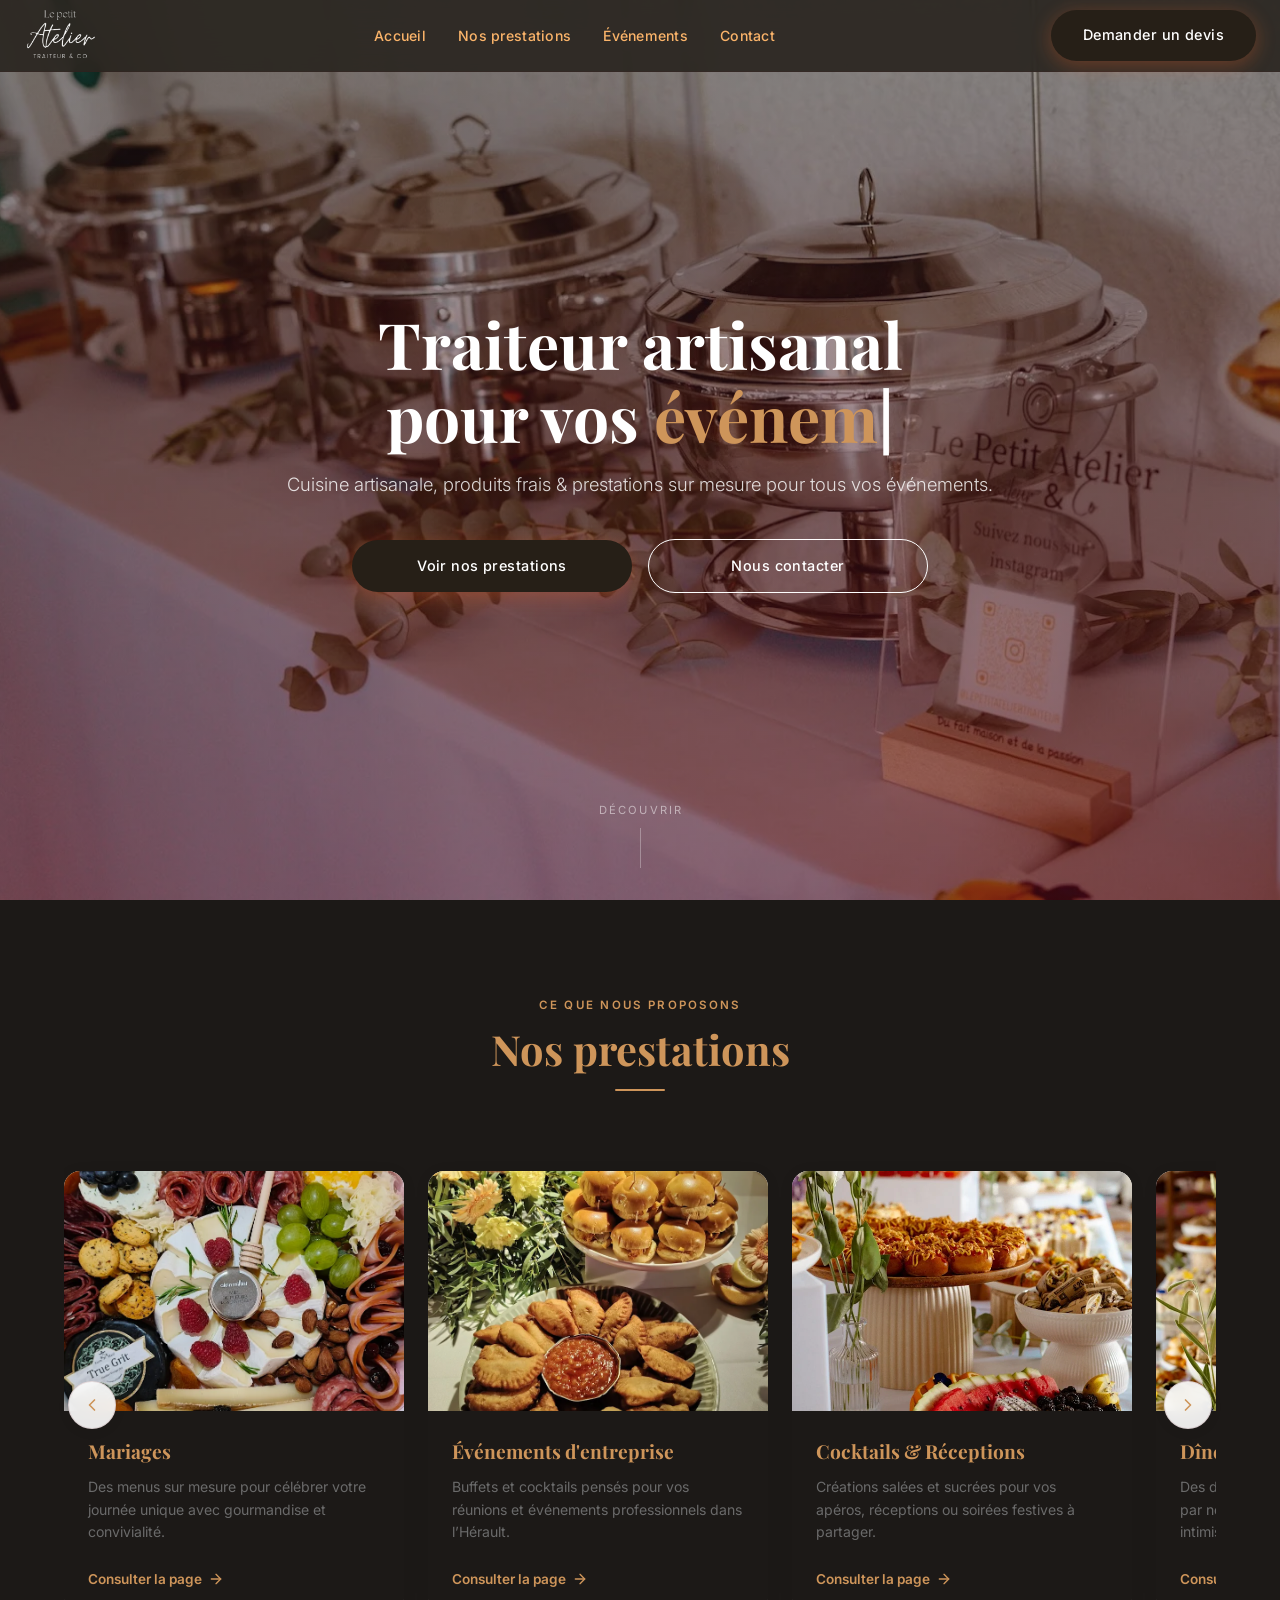
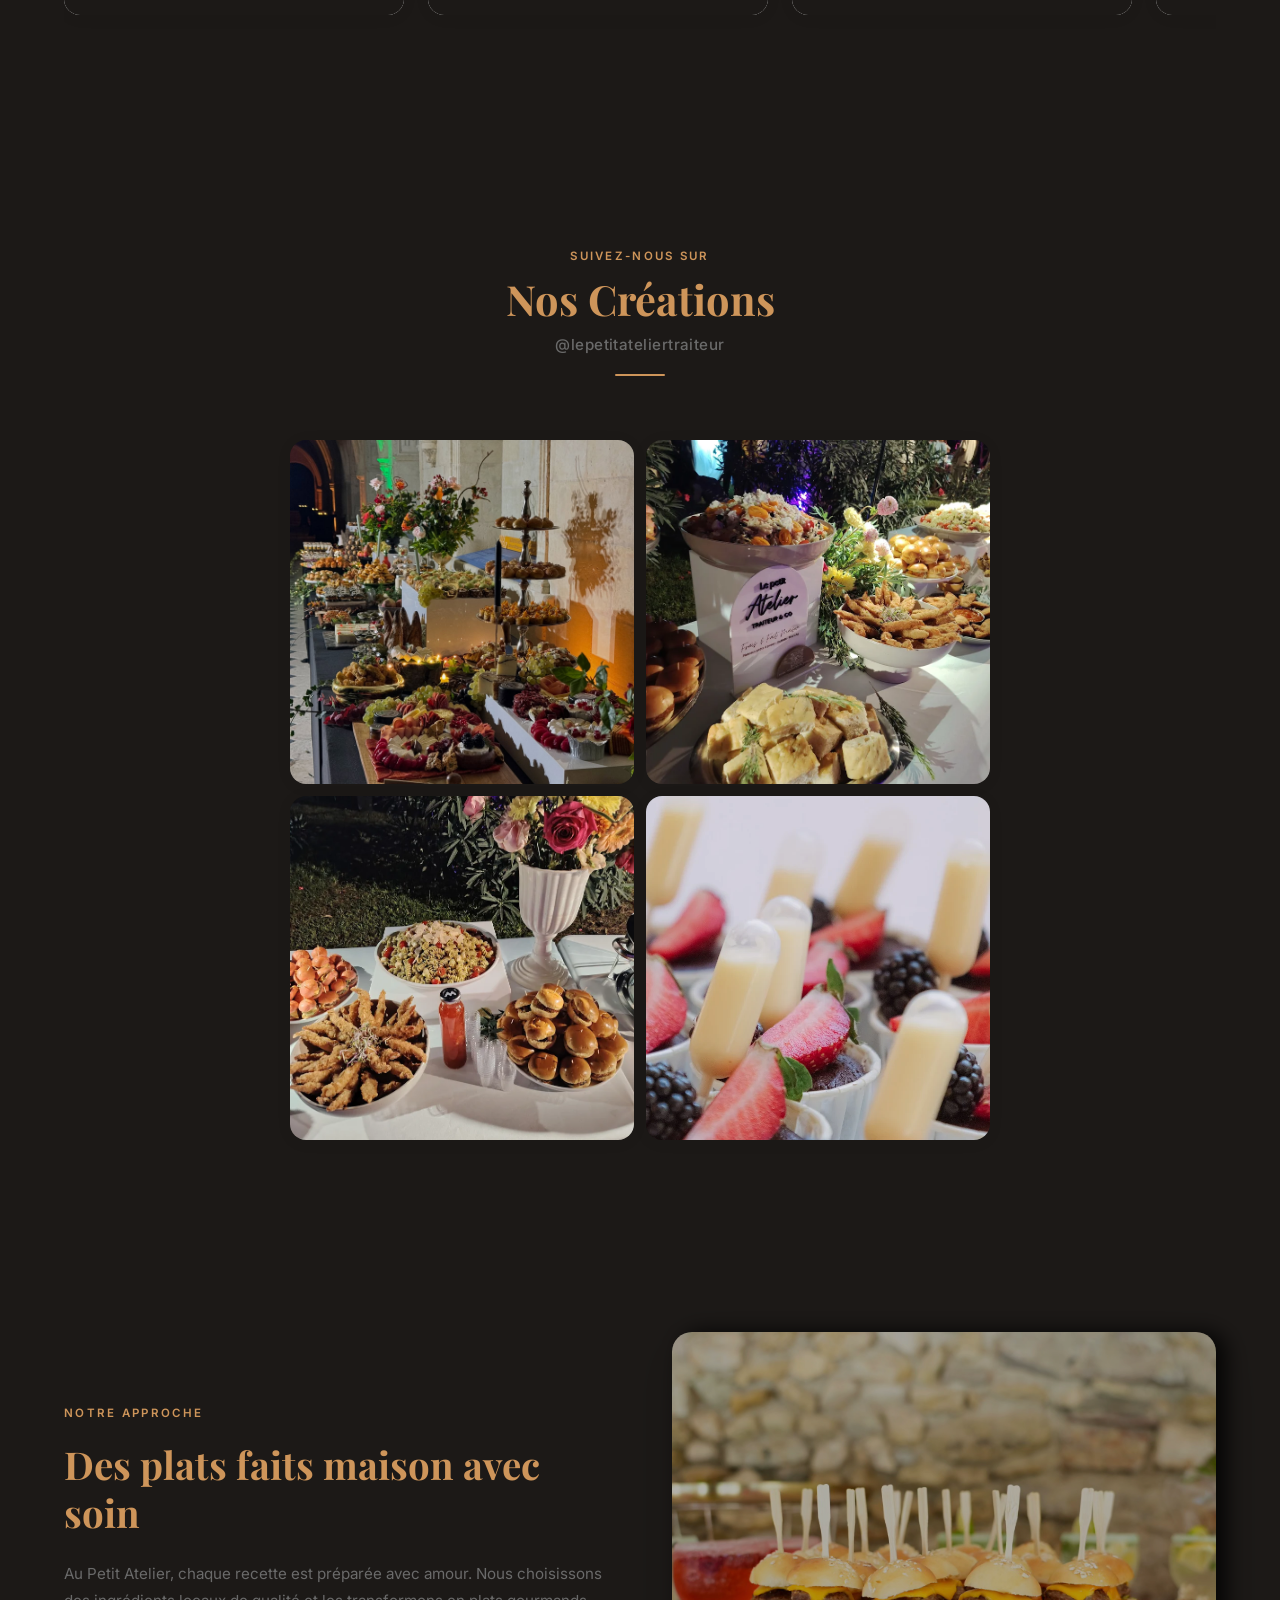
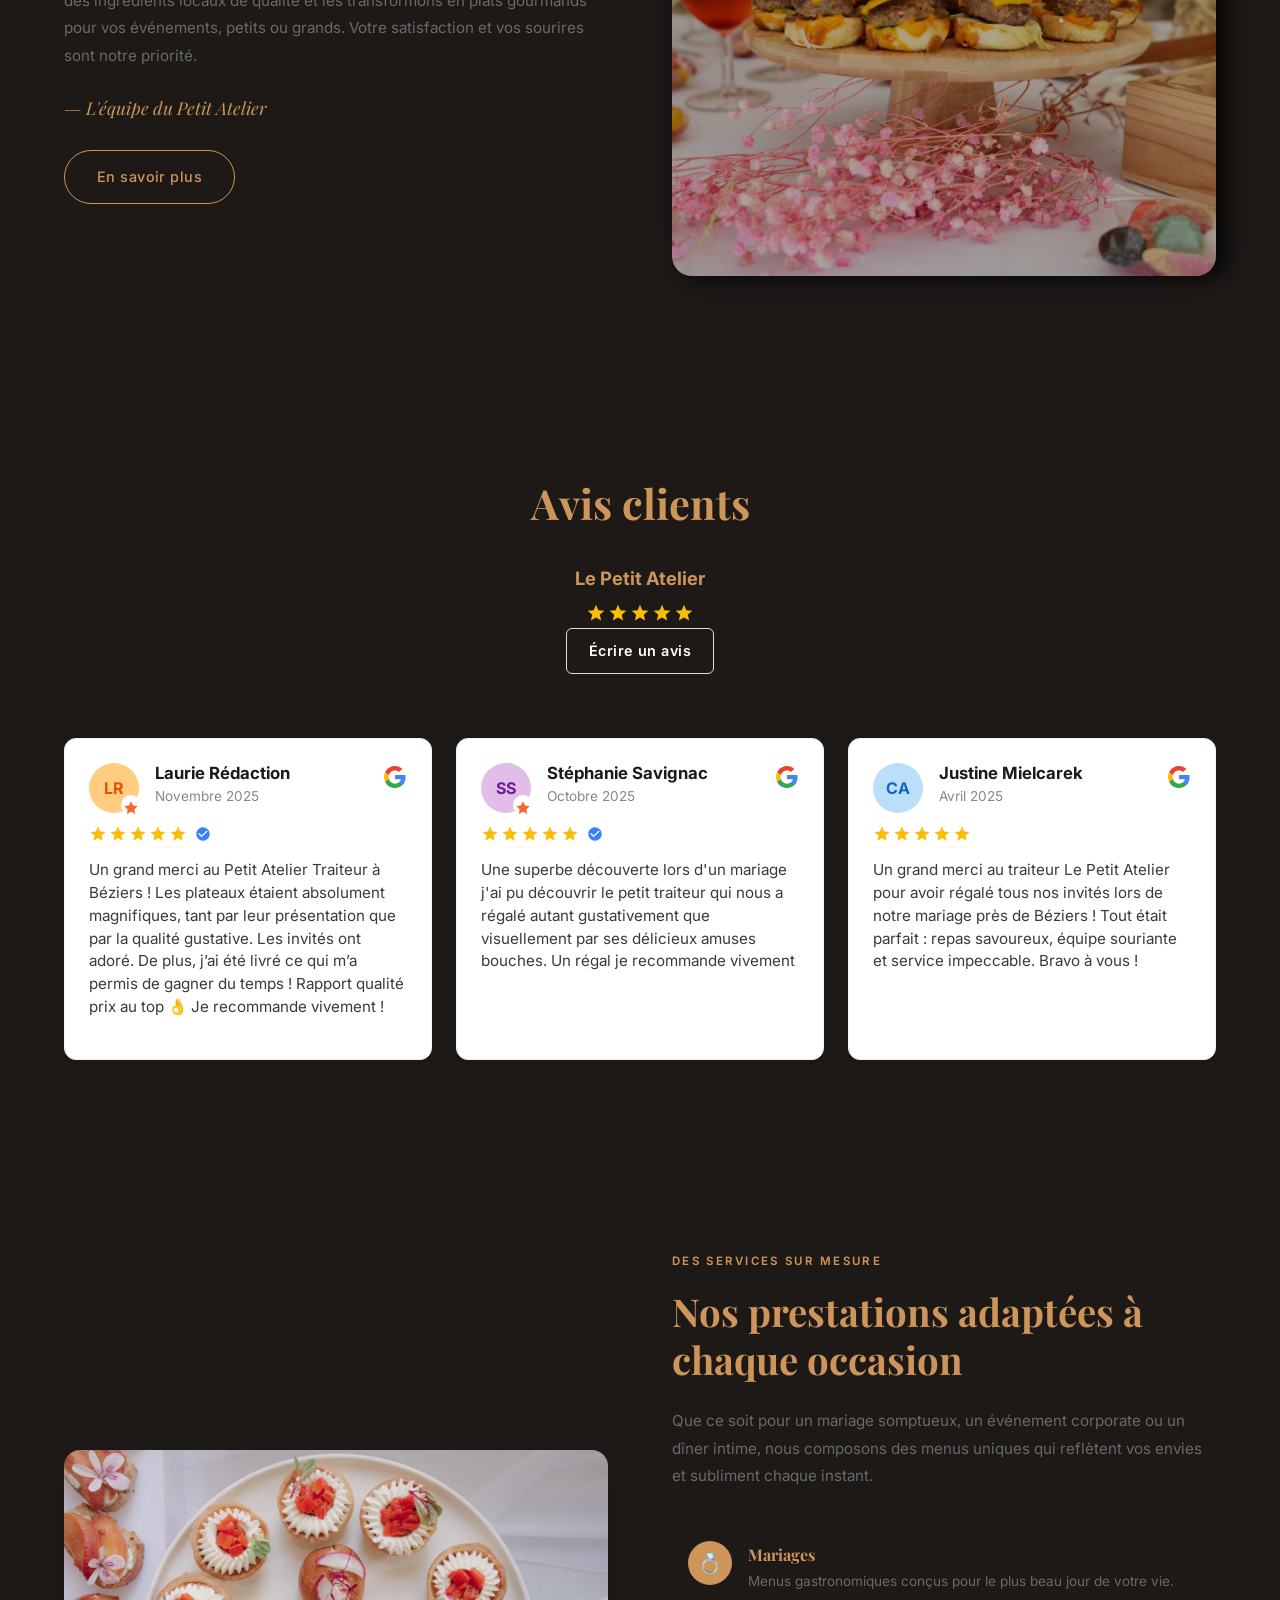
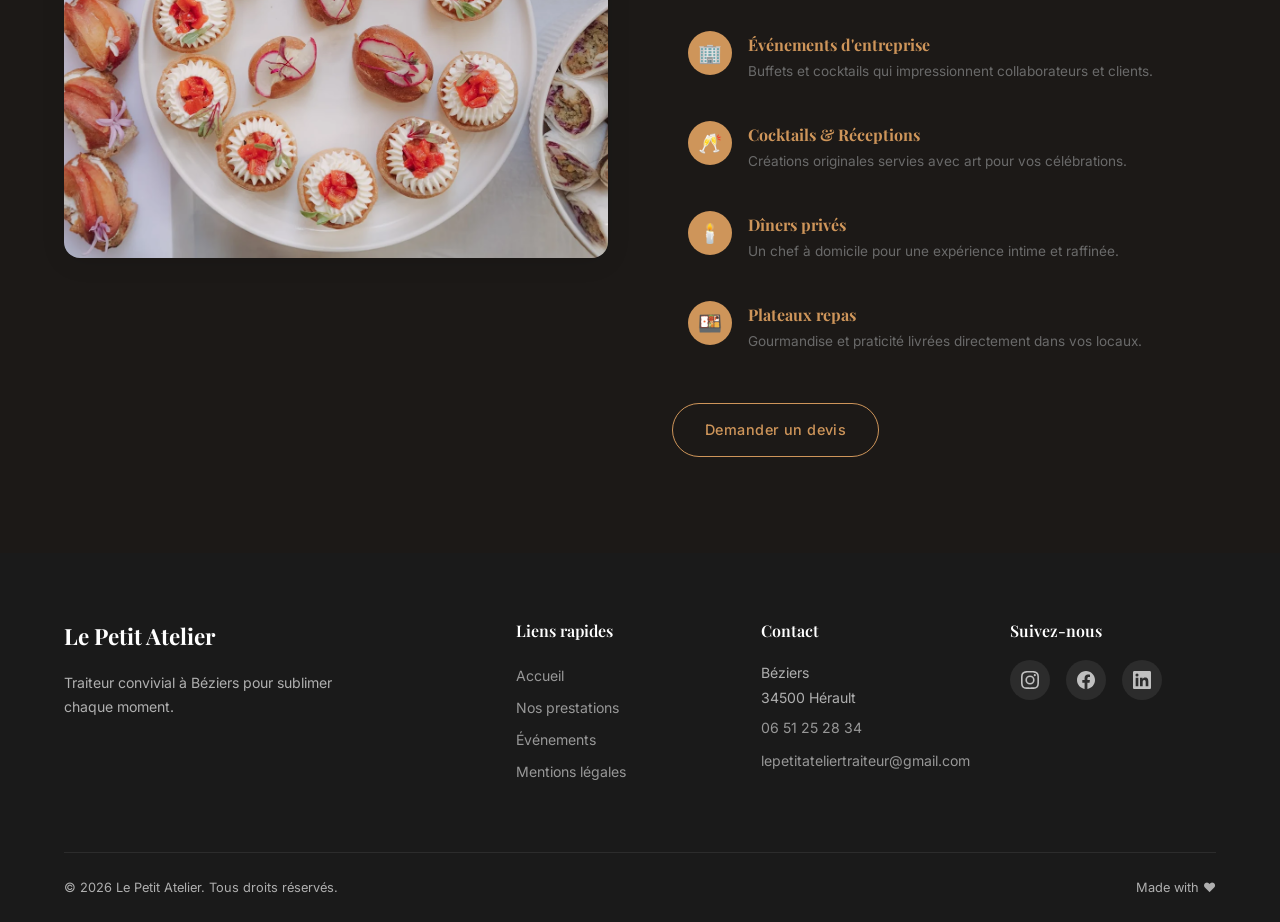
<file: index.html>
<!DOCTYPE html>
<html lang="fr">

<head>
  <meta charset="UTF-8">
  <meta name="viewport" content="width=device-width, initial-scale=1.0">

  <!-- SEO -->
  <title>Le Petit Atelier — Traiteur à Béziers</title>
<meta name="description"
  content="Le Petit Atelier, traiteur à Béziers. Événements, plateaux repas, buffets et créations artisanales pour particuliers et professionnels.">
  <meta name="theme-color" content="#600e1a">

  <!-- Google Fonts -->
  <link rel="preconnect" href="https://fonts.googleapis.com">
  <link rel="preconnect" href="https://fonts.gstatic.com" crossorigin>
  <link
    href="https://fonts.googleapis.com/css2?family=Inter:wght@300;400;500;600;700&family=Playfair+Display:ital,wght@0,400;0,600;0,700;1,400&display=swap"
    rel="stylesheet">

  <!-- Stylesheet -->
  <link rel="stylesheet" href="styles.css">
</head>

<body data-page="index">

  <!-- ═══════════════════════════════════════════════════════
       NAVBAR
       ═══════════════════════════════════════════════════════ -->
  <nav class="navbar" id="navbar">
    <div class="navbar__inner">

      <!-- Logo -->
       <a href="#" class="navbar__logo">
        <img src="assets/images/logo.png" alt="Le petit atelier" class="logo">        
       </a>
        

      <!-- Desktop Links -->
      <ul class="navbar__links">
        <li><a href="#" data-i18n="nav_accueil">Accueil</a></li>
        <li><a href="#prestations" data-i18n="nav_prestations">Nos prestations</a></li>
        <li><a href="#" data-i18n="nav_evenements">Événements</a></li>
        <li><a href="contact.html" data-i18n="nav_contact">Contact</a></li>
      </ul>

      <!-- Right side: lang toggle + CTA -->
      <div class="navbar__right">

        <!-- CTA (desktop only) -->
        <a href="#" class="btn btn--primary navbar__cta" data-i18n="nav_cta">Demander un devis</a>

        <!-- Hamburger (mobile) -->
        <button class="hamburger" id="hamburger" aria-label="Menu">
          <span></span>
          <span></span>
          <span></span>
        </button>
      </div>
    </div>
  </nav>

  <!-- Mobile menu overlay -->
  <div class="mobile-menu" id="mobileMenu">

    <a href="#" data-i18n="nav_accueil">Accueil</a>
    <a href="#prestations" data-i18n="nav_prestations">Nos prestations</a>
    <a href="#" data-i18n="nav_evenements">Événements</a>
    <a href="contact.html" data-i18n="nav_contact">Contact</a>
    <a href="contact.html" class="btn btn--primary" data-i18n="nav_cta">Demander un devis</a>
  </div>


  <!-- ═══════════════════════════════════════════════════════
       HERO SECTION
       ═══════════════════════════════════════════════════════ -->
  <section class="hero" id="hero">
    <!-- Background image -->
    <div class="hero__bg">
      <img src="assets/images/hero.png" alt="Gastronomie haut de gamme" loading="eager">
    </div>

    <!-- Overlay -->
    <div class="hero__overlay"></div>

    <!-- Content -->
    <div class="hero__content">
      <h1 class="hero__title">
        <span data-i18n="hero_title_prefix">Traiteur artisanal<br>pour vos</span>
        <span class="typewriter"></span>
      </h1>

      <p class="hero__subtitle" data-i18n="hero_subtitle">
        Cuisine artisanale, produits frais & prestations sur mesure pour tous vos événements.
      </p>

      <div class="hero__buttons">
        <a href="#prestations" class="btn btn--primary" data-i18n="hero_btn1">Voir nos prestations</a>
        <a href="#" class="btn btn--outline" data-i18n="hero_btn2">Nous contacter</a>
      </div>
    </div>

    <!-- Scroll indicator -->
    <div class="hero__scroll">
      <span data-i18n="hero_scroll">Découvrir</span>
      <div class="hero__scroll-line"></div>
    </div>
  </section>


  <!-- ═══════════════════════════════════════════════════════
       PRESTATIONS — CARROUSEL
       ═══════════════════════════════════════════════════════ -->
  <section class="prestations" id="prestations">
    <div class="container">

      <div class="section-header reveal">
        <span class="section-header__label" data-i18n="prest_label">Ce que nous proposons</span>
        <h2 class="section-header__title" data-i18n="prest_title">Nos prestations</h2>
        <div class="section-header__line"></div>
      </div>

      <div class="carousel reveal">

        <!-- Navigation arrows (desktop) -->
        <button class="carousel__arrow carousel__arrow--left" id="carouselPrev" aria-label="Précédent">
          <svg viewBox="0 0 24 24" fill="none" stroke="currentColor" stroke-width="2" stroke-linecap="round"
            stroke-linejoin="round">
            <path d="m15 18-6-6 6-6" />
          </svg>
        </button>
        <button class="carousel__arrow carousel__arrow--right" id="carouselNext" aria-label="Suivant">
          <svg viewBox="0 0 24 24" fill="none" stroke="currentColor" stroke-width="2" stroke-linecap="round"
            stroke-linejoin="round">
            <path d="m9 18 6-6-6-6" />
          </svg>
        </button>

        <div class="carousel__track">

<!-- Card 1: Mariages -->
<article class="card">
  <div class="card__image">
    <img src="assets/images/card-mariages.png" alt="Traiteur mariage à Béziers" loading="lazy">
  </div>
  <div class="card__body">
    <h3 class="card__title" data-i18n="card1_title">Mariages</h3>
    <p class="card__text" data-i18n="card1_text">
      Des menus sur mesure pour célébrer votre journée unique avec gourmandise et convivialité.
    </p>
    <a href="#" class="card__link" data-i18n="card_btn">
      Consulter la page
      <svg viewBox="0 0 24 24" fill="none" stroke="currentColor" stroke-width="2" stroke-linecap="round"
        stroke-linejoin="round">
        <path d="M5 12h14" />
        <path d="m12 5 7 7-7 7" />
      </svg>
    </a>
  </div>
</article>

<!-- Card 2: Événements d'entreprise -->
<article class="card">
  <div class="card__image">
    <img src="assets/images/card-entreprise.png" alt="Événements pro à Béziers" loading="lazy">
  </div>
  <div class="card__body">
    <h3 class="card__title" data-i18n="card2_title">Événements d'entreprise</h3>
    <p class="card__text" data-i18n="card2_text">
      Buffets et cocktails pensés pour vos réunions et événements professionnels dans l’Hérault.
    </p>
    <a href="#" class="card__link" data-i18n="card_btn">
      Consulter la page
      <svg viewBox="0 0 24 24" fill="none" stroke="currentColor" stroke-width="2" stroke-linecap="round"
        stroke-linejoin="round">
        <path d="M5 12h14" />
        <path d="m12 5 7 7-7 7" />
      </svg>
    </a>
  </div>
</article>

<!-- Card 3: Cocktails & Réceptions -->
<article class="card">
  <div class="card__image">
    <img src="assets/images/card-cocktails.png" alt="Cocktails et réceptions Béziers" loading="lazy">
  </div>
  <div class="card__body">
    <h3 class="card__title" data-i18n="card3_title">Cocktails & Réceptions</h3>
    <p class="card__text" data-i18n="card3_text">
      Créations salées et sucrées pour vos apéros, réceptions ou soirées festives à partager.
    </p>
    <a href="#" class="card__link" data-i18n="card_btn">
      Consulter la page
      <svg viewBox="0 0 24 24" fill="none" stroke="currentColor" stroke-width="2" stroke-linecap="round"
        stroke-linejoin="round">
        <path d="M5 12h14" />
        <path d="m12 5 7 7-7 7" />
      </svg>
    </a>
  </div>
</article>

<!-- Card 4: Dîners privés -->
<article class="card">
  <div class="card__image">
    <img src="assets/images/card-diners.png" alt="Dîners privés Béziers" loading="lazy">
  </div>
  <div class="card__body">
    <h3 class="card__title" data-i18n="card4_title">Dîners privés</h3>
    <p class="card__text" data-i18n="card4_text">
      Des dîners sur mesure chez vous, préparés par nos chefs pour un moment gourmand et intimiste.
    </p>
    <a href="#" class="card__link" data-i18n="card_btn">
      Consulter la page
      <svg viewBox="0 0 24 24" fill="none" stroke="currentColor" stroke-width="2" stroke-linecap="round"
        stroke-linejoin="round">
        <path d="M5 12h14" />
        <path d="m12 5 7 7-7 7" />
      </svg>
    </a>
  </div>
</article>

<!-- Card 5: Plateaux repas -->
<article class="card">
  <div class="card__image">
    <img src="assets/images/card-plateaux.png" alt="Plateaux repas Béziers" loading="lazy">
  </div>
  <div class="card__body">
    <h3 class="card__title" data-i18n="card5_title">Plateaux repas</h3>
    <p class="card__text" data-i18n="card5_text">
      Plateaux gourmands livrés directement dans vos locaux, pratiques et savoureux pour tous vos repas.
    </p>
    <a href="#" class="card__link" data-i18n="card_btn">
      Consulter la page
      <svg viewBox="0 0 24 24" fill="none" stroke="currentColor" stroke-width="2" stroke-linecap="round"
        stroke-linejoin="round">
        <path d="M5 12h14" />
        <path d="m12 5 7 7-7 7" />
      </svg>
    </a>
  </div>
</article>

        </div><!-- /.carousel__track -->
      </div><!-- /.carousel -->

    </div>
  </section>


  <!-- ═══════════════════════════════════════════════════════
       GALERIE PRODUITS — Style Instagram
       ═══════════════════════════════════════════════════════ -->
  <section class="gallery" id="gallery">
    <div class="container">

      <div class="section-header reveal">
        <span class="section-header__label" data-i18n="gallery_label">Suivez-nous sur</span>
        <h2 class="section-header__title" data-i18n="gallery_title">Nos <span class="highlight">Créations</span></h2>
        <p class="gallery__handle" data-i18n="gallery_handle">@lepetitateliertraiteur</p>
        <div class="section-header__line"></div>
      </div>

      <div class="gallery__grid reveal">

        <div class="gallery__item">
          <img src="assets/images/gallery-1.png" alt="Création gastronomique — entrée raffinée" loading="lazy">
          <div class="gallery__overlay">
            <svg class="gallery__icon" viewBox="0 0 24 24" fill="none" stroke="currentColor" stroke-width="2"
              stroke-linecap="round" stroke-linejoin="round">
              <path d="M21 15v4a2 2 0 0 1-2 2H5a2 2 0 0 1-2-2v-4" />
              <polyline points="17 8 12 3 7 8" />
              <line x1="12" y1="3" x2="12" y2="15" />
            </svg>
          </div>
        </div>

        <div class="gallery__item">
          <img src="assets/images/gallery-2.png" alt="Buffet traiteur haut de gamme" loading="lazy">
          <div class="gallery__overlay">
            <svg class="gallery__icon" viewBox="0 0 24 24" fill="none" stroke="currentColor" stroke-width="2"
              stroke-linecap="round" stroke-linejoin="round">
              <path d="M21 15v4a2 2 0 0 1-2 2H5a2 2 0 0 1-2-2v-4" />
              <polyline points="17 8 12 3 7 8" />
              <line x1="12" y1="3" x2="12" y2="15" />
            </svg>
          </div>
        </div>

        <div class="gallery__item">
          <img src="assets/images/gallery-3.png" alt="Pâtisserie artisanale d'exception" loading="lazy">
          <div class="gallery__overlay">
            <svg class="gallery__icon" viewBox="0 0 24 24" fill="none" stroke="currentColor" stroke-width="2"
              stroke-linecap="round" stroke-linejoin="round">
              <path d="M21 15v4a2 2 0 0 1-2 2H5a2 2 0 0 1-2-2v-4" />
              <polyline points="17 8 12 3 7 8" />
              <line x1="12" y1="3" x2="12" y2="15" />
            </svg>
          </div>
        </div>

        <div class="gallery__item">
          <img src="assets/images/gallery-4.png" alt="Réception cocktail prestige" loading="lazy">
          <div class="gallery__overlay">
            <svg class="gallery__icon" viewBox="0 0 24 24" fill="none" stroke="currentColor" stroke-width="2"
              stroke-linecap="round" stroke-linejoin="round">
              <path d="M21 15v4a2 2 0 0 1-2 2H5a2 2 0 0 1-2-2v-4" />
              <polyline points="17 8 12 3 7 8" />
              <line x1="12" y1="3" x2="12" y2="15" />
            </svg>
          </div>
        </div>

      </div><!-- /.gallery__grid -->

    </div>
  </section>


  <!-- ═══════════════════════════════════════════════════════
       SAVOIR-FAIRE
       ═══════════════════════════════════════════════════════ -->
  <section class="savoir-faire" id="savoir-faire">
    <div class="container">
      <div class="savoir-faire__grid">

        <!-- Text column -->
        <div class="savoir-faire__text reveal">
          <span class="savoir-faire__label" data-i18n="sf_label">Notre approche</span>
          <h2 class="savoir-faire__title" data-i18n="sf_title">Des plats faits maison avec soin</h2>
          <p class="savoir-faire__desc" data-i18n="sf_desc">
                Au Petit Atelier, chaque recette est préparée avec amour. Nous choisissons des ingrédients locaux
                de qualité et les transformons en plats gourmands pour vos événements, petits ou grands. Votre satisfaction et vos
                sourires sont notre priorité.
          </p>
          <p class="savoir-faire__signature" data-i18n="sf_signature">— L'équipe du Petit Atelier</p>
          <br>
          <a href="#" class="btn btn--outline-dark" data-i18n="sf_btn">En savoir plus</a>
        </div>

        <!-- Image column -->
        <div class="savoir-faire__image reveal">
          <img src="assets/images/savoir-faire.png" alt="Chef en action" loading="lazy">
        </div>

      </div>
    </div>
  </section>


  <!-- ═══════════════════════════════════════════════════════
       AVIS CLIENTS — Trustindex Style
       ═══════════════════════════════════════════════════════ -->
  <section class="reviews" id="reviews">
    <div class="container">

      <div class="reviews__header reveal">
        <h2 class="reviews__title" data-i18n="reviews_title">Avis clients</h2>
        <div class="reviews__summary">
          <div class="reviews__brand" data-i18n="reviews_brand">Le Petit Atelier</div>
          <div class="reviews__stars">
            <svg viewBox="0 0 24 24" class="star">
              <path d="M12 17.27L18.18 21l-1.64-7.03L22 9.24l-7.19-.61L12 2 9.19 8.63 2 9.24l5.46 4.73L5.82 21z" />
            </svg>
            <svg viewBox="0 0 24 24" class="star">
              <path d="M12 17.27L18.18 21l-1.64-7.03L22 9.24l-7.19-.61L12 2 9.19 8.63 2 9.24l5.46 4.73L5.82 21z" />
            </svg>
            <svg viewBox="0 0 24 24" class="star">
              <path d="M12 17.27L18.18 21l-1.64-7.03L22 9.24l-7.19-.61L12 2 9.19 8.63 2 9.24l5.46 4.73L5.82 21z" />
            </svg>
            <svg viewBox="0 0 24 24" class="star">
              <path d="M12 17.27L18.18 21l-1.64-7.03L22 9.24l-7.19-.61L12 2 9.19 8.63 2 9.24l5.46 4.73L5.82 21z" />
            </svg>
            <svg viewBox="0 0 24 24" class="star">
              <path d="M12 17.27L18.18 21l-1.64-7.03L22 9.24l-7.19-.61L12 2 9.19 8.63 2 9.24l5.46 4.73L5.82 21z" />
            </svg>
          </div>
          <a href="https://search.google.com/local/writereview?placeid=ChIJ4euG1miDj24RF4-Cpw-s_hk" target="_blank"
            rel="noopener noreferrer" class="btn btn--outline-dark reviews__btn" data-i18n="reviews_write">Écrire un
            avis</a>
        </div>
      </div>

      <div class="reviews__grid">
        <!-- Card 1 -->
        <div class="reviews__card reveal">
          <div class="reviews__card-top">
            <div class="reviews__avatar-wrap">
              <div class="reviews__avatar"
                style="background:#ffcc80;display:flex;align-items:center;justify-content:center;font-weight:bold;color:#e65100;">
                LR</div>
              <div class="reviews__avatar-badge">
                <svg viewBox="0 0 24 24" fill="#fb662b">
                  <path
                    d="M12 2l3.09 6.26L22 9.27l-5 4.87 1.18 6.88L12 17.77l-6.18 3.25L7 14.14 2 9.27l6.91-1.01L12 2z" />
                </svg>
              </div>
            </div>
            <div class="reviews__meta">
              <h3 class="reviews__name">Laurie Rédaction</h3>
              <span class="reviews__date" data-i18n="reviews_date">Novembre 2025</span>
            </div>
            <div class="reviews__google-icon">
              <svg viewBox="0 0 24 24" width="24" height="24" xmlns="http://www.w3.org/2000/svg">
                <path
                  d="M22.56 12.25c0-.78-.07-1.53-.2-2.25H12v4.26h5.92c-.26 1.37-1.04 2.53-2.21 3.31v2.77h3.57c2.08-1.92 3.28-4.74 3.28-8.09z"
                  fill="#4285F4" />
                <path
                  d="M12 23c2.97 0 5.46-.98 7.28-2.66l-3.57-2.77c-.98.66-2.23 1.06-3.71 1.06-2.86 0-5.29-1.93-6.16-4.53H2.18v2.84C3.99 20.53 7.7 23 12 23z"
                  fill="#34A853" />
                <path
                  d="M5.84 14.09c-.22-.66-.35-1.36-.35-2.09s.13-1.43.35-2.09V7.07H2.18C1.43 8.55 1 10.22 1 12s.43 3.45 1.18 4.93l2.85-2.22.81-.62z"
                  fill="#FBBC05" />
                <path
                  d="M12 5.38c1.62 0 3.06.56 4.21 1.64l3.15-3.15C17.45 2.09 14.97 1 12 1 7.7 1 3.99 3.47 2.18 7.07l3.66 2.84c.87-2.6 3.3-4.53 6.16-4.53z"
                  fill="#EA4335" />
              </svg>
            </div>
          </div>

          <div class="reviews__rating">
            <div class="reviews__stars">
              <svg viewBox="0 0 24 24" class="star">
                <path d="M12 17.27L18.18 21l-1.64-7.03L22 9.24l-7.19-.61L12 2 9.19 8.63 2 9.24l5.46 4.73L5.82 21z" />
              </svg>
              <svg viewBox="0 0 24 24" class="star">
                <path d="M12 17.27L18.18 21l-1.64-7.03L22 9.24l-7.19-.61L12 2 9.19 8.63 2 9.24l5.46 4.73L5.82 21z" />
              </svg>
              <svg viewBox="0 0 24 24" class="star">
                <path d="M12 17.27L18.18 21l-1.64-7.03L22 9.24l-7.19-.61L12 2 9.19 8.63 2 9.24l5.46 4.73L5.82 21z" />
              </svg>
              <svg viewBox="0 0 24 24" class="star">
                <path d="M12 17.27L18.18 21l-1.64-7.03L22 9.24l-7.19-.61L12 2 9.19 8.63 2 9.24l5.46 4.73L5.82 21z" />
              </svg>
              <svg viewBox="0 0 24 24" class="star">
                <path d="M12 17.27L18.18 21l-1.64-7.03L22 9.24l-7.19-.61L12 2 9.19 8.63 2 9.24l5.46 4.73L5.82 21z" />
              </svg>
            </div>
            <div class="reviews__verified">
              <svg viewBox="0 0 24 24" fill="#3b82f6" width="16" height="16">
                <path
                  d="M12 2C6.48 2 2 6.48 2 12s4.48 10 10 10 10-4.48 10-10S17.52 2 12 2zm-2 15l-5-5 1.41-1.41L10 14.17l7.59-7.59L19 8l-9 9z" />
              </svg>
            </div>
          </div>

          <p class="reviews__text" data-i18n="reviews_text">
Un grand merci au Petit Atelier Traiteur à Béziers ! Les plateaux étaient absolument magnifiques, tant par leur présentation que par la qualité gustative. Les invités ont adoré. De plus, j’ai été livré ce qui m’a permis de gagner du temps ! Rapport qualité prix au top 👌 Je recommande vivement !
          </p>
        </div>

        <!-- Card 2 -->
        <div class="reviews__card reveal" style="transition-delay: 0.1s;">
          <div class="reviews__card-top">
            <div class="reviews__avatar-wrap">
              <div class="reviews__avatar"
                style="background:#e1bee7;display:flex;align-items:center;justify-content:center;font-weight:bold;color:#6a1b9a;">
                SS</div>
              <div class="reviews__avatar-badge">
                <svg viewBox="0 0 24 24" fill="#fb662b">
                  <path
                    d="M12 2l3.09 6.26L22 9.27l-5 4.87 1.18 6.88L12 17.77l-6.18 3.25L7 14.14 2 9.27l6.91-1.01L12 2z" />
                </svg>
              </div>
            </div>
            <div class="reviews__meta">
              <h3 class="reviews__name">Stéphanie Savignac</h3>
              <span class="reviews__date" data-i18n="reviews_date2">Octobre 2025</span>
            </div>
            <div class="reviews__google-icon">
              <svg viewBox="0 0 24 24" width="24" height="24" xmlns="http://www.w3.org/2000/svg">
                <path
                  d="M22.56 12.25c0-.78-.07-1.53-.2-2.25H12v4.26h5.92c-.26 1.37-1.04 2.53-2.21 3.31v2.77h3.57c2.08-1.92 3.28-4.74 3.28-8.09z"
                  fill="#4285F4" />
                <path
                  d="M12 23c2.97 0 5.46-.98 7.28-2.66l-3.57-2.77c-.98.66-2.23 1.06-3.71 1.06-2.86 0-5.29-1.93-6.16-4.53H2.18v2.84C3.99 20.53 7.7 23 12 23z"
                  fill="#34A853" />
                <path
                  d="M5.84 14.09c-.22-.66-.35-1.36-.35-2.09s.13-1.43.35-2.09V7.07H2.18C1.43 8.55 1 10.22 1 12s.43 3.45 1.18 4.93l2.85-2.22.81-.62z"
                  fill="#FBBC05" />
                <path
                  d="M12 5.38c1.62 0 3.06.56 4.21 1.64l3.15-3.15C17.45 2.09 14.97 1 12 1 7.7 1 3.99 3.47 2.18 7.07l3.66 2.84c.87-2.6 3.3-4.53 6.16-4.53z"
                  fill="#EA4335" />
              </svg>
            </div>
          </div>

          <div class="reviews__rating">
            <div class="reviews__stars">
              <svg viewBox="0 0 24 24" class="star">
                <path d="M12 17.27L18.18 21l-1.64-7.03L22 9.24l-7.19-.61L12 2 9.19 8.63 2 9.24l5.46 4.73L5.82 21z" />
              </svg>
              <svg viewBox="0 0 24 24" class="star">
                <path d="M12 17.27L18.18 21l-1.64-7.03L22 9.24l-7.19-.61L12 2 9.19 8.63 2 9.24l5.46 4.73L5.82 21z" />
              </svg>
              <svg viewBox="0 0 24 24" class="star">
                <path d="M12 17.27L18.18 21l-1.64-7.03L22 9.24l-7.19-.61L12 2 9.19 8.63 2 9.24l5.46 4.73L5.82 21z" />
              </svg>
              <svg viewBox="0 0 24 24" class="star">
                <path d="M12 17.27L18.18 21l-1.64-7.03L22 9.24l-7.19-.61L12 2 9.19 8.63 2 9.24l5.46 4.73L5.82 21z" />
              </svg>
              <svg viewBox="0 0 24 24" class="star">
                <path d="M12 17.27L18.18 21l-1.64-7.03L22 9.24l-7.19-.61L12 2 9.19 8.63 2 9.24l5.46 4.73L5.82 21z" />
              </svg>
            </div>
            <div class="reviews__verified">
              <svg viewBox="0 0 24 24" fill="#3b82f6" width="16" height="16">
                <path
                  d="M12 2C6.48 2 2 6.48 2 12s4.48 10 10 10 10-4.48 10-10S17.52 2 12 2zm-2 15l-5-5 1.41-1.41L10 14.17l7.59-7.59L19 8l-9 9z" />
              </svg>
            </div>
          </div>

          <p class="reviews__text" data-i18n="reviews_text2">
Une superbe découverte lors d'un mariage j'ai pu découvrir le petit traiteur qui nous a régalé autant gustativement que visuellement par ses délicieux amuses bouches. Un régal je recommande vivement
          </p>
        </div>

        <!-- Card 3 -->
        <div class="reviews__card reveal" style="transition-delay: 0.2s;">
          <div class="reviews__card-top">
            <div class="reviews__avatar-wrap">
              <div class="reviews__avatar"
                style="background:#bbdefb;display:flex;align-items:center;justify-content:center;font-weight:bold;color:#1565c0;">
                CA</div>
            </div>
            <div class="reviews__meta">
              <h3 class="reviews__name">Justine Mielcarek</h3>
              <span class="reviews__date" data-i18n="reviews_date3">Avril 2025</span>
            </div>
            <div class="reviews__google-icon">
              <svg viewBox="0 0 24 24" width="24" height="24" xmlns="http://www.w3.org/2000/svg">
                <path
                  d="M22.56 12.25c0-.78-.07-1.53-.2-2.25H12v4.26h5.92c-.26 1.37-1.04 2.53-2.21 3.31v2.77h3.57c2.08-1.92 3.28-4.74 3.28-8.09z"
                  fill="#4285F4" />
                <path
                  d="M12 23c2.97 0 5.46-.98 7.28-2.66l-3.57-2.77c-.98.66-2.23 1.06-3.71 1.06-2.86 0-5.29-1.93-6.16-4.53H2.18v2.84C3.99 20.53 7.7 23 12 23z"
                  fill="#34A853" />
                <path
                  d="M5.84 14.09c-.22-.66-.35-1.36-.35-2.09s.13-1.43.35-2.09V7.07H2.18C1.43 8.55 1 10.22 1 12s.43 3.45 1.18 4.93l2.85-2.22.81-.62z"
                  fill="#FBBC05" />
                <path
                  d="M12 5.38c1.62 0 3.06.56 4.21 1.64l3.15-3.15C17.45 2.09 14.97 1 12 1 7.7 1 3.99 3.47 2.18 7.07l3.66 2.84c.87-2.6 3.3-4.53 6.16-4.53z"
                  fill="#EA4335" />
              </svg>
            </div>
          </div>

          <div class="reviews__rating">
            <div class="reviews__stars">
              <svg viewBox="0 0 24 24" class="star">
                <path d="M12 17.27L18.18 21l-1.64-7.03L22 9.24l-7.19-.61L12 2 9.19 8.63 2 9.24l5.46 4.73L5.82 21z" />
              </svg>
              <svg viewBox="0 0 24 24" class="star">
                <path d="M12 17.27L18.18 21l-1.64-7.03L22 9.24l-7.19-.61L12 2 9.19 8.63 2 9.24l5.46 4.73L5.82 21z" />
              </svg>
              <svg viewBox="0 0 24 24" class="star">
                <path d="M12 17.27L18.18 21l-1.64-7.03L22 9.24l-7.19-.61L12 2 9.19 8.63 2 9.24l5.46 4.73L5.82 21z" />
              </svg>
              <svg viewBox="0 0 24 24" class="star">
                <path d="M12 17.27L18.18 21l-1.64-7.03L22 9.24l-7.19-.61L12 2 9.19 8.63 2 9.24l5.46 4.73L5.82 21z" />
              </svg>
              <svg viewBox="0 0 24 24" class="star">
                <path d="M12 17.27L18.18 21l-1.64-7.03L22 9.24l-7.19-.61L12 2 9.19 8.63 2 9.24l5.46 4.73L5.82 21z" />
              </svg>
            </div>
          </div>

          <p class="reviews__text" data-i18n="reviews_text3">
            Un grand merci au traiteur Le Petit Atelier pour avoir régalé tous nos invités lors de notre mariage près de Béziers !
Tout était parfait : repas savoureux, équipe souriante et service impeccable. Bravo à vous !
          </p>
        </div>
      </div>

    </div>

    </div>
  </section>


  <!-- ═══════════════════════════════════════════════════════
       NOS PRESTATIONS — Section détaillée
       ═══════════════════════════════════════════════════════ -->
  <section class="prestations-detail" id="prestations-detail">
    <div class="container">
      <div class="prestations-detail__grid">

        <!-- Image column (left on desktop) -->
        <div class="prestations-detail__image reveal">
          <img src="assets/images/prestations-overview.png" alt="Vue d'ensemble de nos prestations traiteur"
            loading="lazy">
        </div>

        <!-- Text column (right on desktop) -->
        <div class="prestations-detail__text reveal">
          <span class="prestations-detail__label" data-i18n="pd_label">Des services sur mesure</span>
          <h2 class="prestations-detail__title" data-i18n="pd_title">Nos prestations adaptées à chaque occasion</h2>
          <p class="prestations-detail__desc" data-i18n="pd_desc">
            Que ce soit pour un mariage somptueux, un événement corporate ou un dîner intime, nous composons des menus
            uniques qui reflètent vos envies et subliment chaque instant.
          </p>

          <ul class="prestations-detail__list">
            <li class="prestations-detail__item">
              <span class="prestations-detail__icon">💍</span>
              <div>
                <strong data-i18n="pd_item1_title">Mariages</strong>
                <p data-i18n="pd_item1_text">Menus gastronomiques conçus pour le plus beau jour de votre vie.</p>
              </div>
            </li>
            <li class="prestations-detail__item">
              <span class="prestations-detail__icon">🏢</span>
              <div>
                <strong data-i18n="pd_item2_title">Événements d'entreprise</strong>
                <p data-i18n="pd_item2_text">Buffets et cocktails qui impressionnent collaborateurs et clients.</p>
              </div>
            </li>
            <li class="prestations-detail__item">
              <span class="prestations-detail__icon">🥂</span>
              <div>
                <strong data-i18n="pd_item3_title">Cocktails & Réceptions</strong>
                <p data-i18n="pd_item3_text">Créations originales servies avec art pour vos célébrations.</p>
              </div>
            </li>
            <li class="prestations-detail__item">
              <span class="prestations-detail__icon">🕯️</span>
              <div>
                <strong data-i18n="pd_item4_title">Dîners privés</strong>
                <p data-i18n="pd_item4_text">Un chef à domicile pour une expérience intime et raffinée.</p>
              </div>
            </li>
            <li class="prestations-detail__item">
              <span class="prestations-detail__icon">🍱</span>
              <div>
                <strong data-i18n="pd_item5_title">Plateaux repas</strong>
                <p data-i18n="pd_item5_text">Gourmandise et praticité livrées directement dans vos locaux.</p>
              </div>
            </li>
          </ul>

          <a href="#" class="btn btn--outline-dark" data-i18n="pd_btn">Demander un devis</a>
        </div>

      </div>
    </div>
  </section>


  <!-- ═══════════════════════════════════════════════════════
       FOOTER
       ═══════════════════════════════════════════════════════ -->
  <footer class="footer">
    <div class="container">

      <div class="footer__grid">

        <!-- Brand -->
        <div class="footer__brand">
          <div class="footer__logo">Le Petit Atelier</div>
          <p data-i18n="footer_desc">Traiteur convivial à Béziers pour sublimer chaque moment.</p>
        </div>

        <!-- Links -->
        <div class="footer__col">
          <h4 data-i18n="footer_h_links">Liens rapides</h4>
          <a href="#" data-i18n="footer_link1">Accueil</a>
          <a href="#" data-i18n="footer_link2">Nos prestations</a>
          <a href="#" data-i18n="footer_link3">Événements</a>
          <a href="#" data-i18n="footer_link4">Mentions légales</a>
        </div>

        <!-- Contact -->
        <div class="footer__col">
          <h4 data-i18n="footer_h_contact">Contact</h4>
          <p data-i18n="footer_addr">Béziers<br>34500 Hérault</p>
          <p><a href="tel:+33651252834" data-i18n="footer_phone">06 51 25 28 34</a></p>
          <p><a href="mailto:lepetitateliertraiteur@gmail.com" data-i18n="footer_email">lepetitateliertraiteur@gmail.com</a></p>
        </div>

        <!-- Socials -->
        <div class="footer__col">
          <h4 data-i18n="footer_h_social">Suivez-nous</h4>
          <div class="footer__socials">
            <!-- Instagram -->
            <a href="#" class="footer__social" aria-label="Instagram">
              <svg viewBox="0 0 24 24">
                <path
                  d="M12 2.163c3.204 0 3.584.012 4.85.07 3.252.148 4.771 1.691 4.919 4.919.058 1.265.069 1.645.069 4.849 0 3.205-.012 3.584-.069 4.849-.149 3.225-1.664 4.771-4.919 4.919-1.266.058-1.644.07-4.85.07-3.204 0-3.584-.012-4.849-.07-3.26-.149-4.771-1.699-4.919-4.92-.058-1.265-.07-1.644-.07-4.849 0-3.204.013-3.583.07-4.849.149-3.227 1.664-4.771 4.919-4.919 1.266-.057 1.645-.069 4.849-.069zM12 0C8.741 0 8.333.014 7.053.072 2.695.272.273 2.69.073 7.052.014 8.333 0 8.741 0 12c0 3.259.014 3.668.072 4.948.2 4.358 2.618 6.78 6.98 6.98C8.333 23.986 8.741 24 12 24c3.259 0 3.668-.014 4.948-.072 4.354-.2 6.782-2.618 6.979-6.98.059-1.28.073-1.689.073-4.948 0-3.259-.014-3.667-.072-4.947-.196-4.354-2.617-6.78-6.979-6.98C15.668.014 15.259 0 12 0zm0 5.838a6.162 6.162 0 100 12.324 6.162 6.162 0 000-12.324zM12 16a4 4 0 110-8 4 4 0 010 8zm6.406-11.845a1.44 1.44 0 100 2.881 1.44 1.44 0 000-2.881z" />
              </svg>
            </a>
            <!-- Facebook -->
            <a href="#" class="footer__social" aria-label="Facebook">
              <svg viewBox="0 0 24 24">
                <path
                  d="M24 12.073c0-6.627-5.373-12-12-12s-12 5.373-12 12c0 5.99 4.388 10.954 10.125 11.854v-8.385H7.078v-3.47h3.047V9.43c0-3.007 1.792-4.669 4.533-4.669 1.312 0 2.686.235 2.686.235v2.953H15.83c-1.491 0-1.956.925-1.956 1.874v2.25h3.328l-.532 3.47h-2.796v8.385C19.612 23.027 24 18.062 24 12.073z" />
              </svg>
            </a>
            <!-- LinkedIn -->
            <a href="#" class="footer__social" aria-label="LinkedIn">
              <svg viewBox="0 0 24 24">
                <path
                  d="M20.447 20.452h-3.554v-5.569c0-1.328-.027-3.037-1.852-3.037-1.853 0-2.136 1.445-2.136 2.939v5.667H9.351V9h3.414v1.561h.046c.477-.9 1.637-1.85 3.37-1.85 3.601 0 4.267 2.37 4.267 5.455v6.286zM5.337 7.433a2.062 2.062 0 01-2.063-2.065 2.064 2.064 0 112.063 2.065zm1.782 13.019H3.555V9h3.564v11.452zM22.225 0H1.771C.792 0 0 .774 0 1.729v20.542C0 23.227.792 24 1.771 24h20.451C23.2 24 24 23.227 24 22.271V1.729C24 .774 23.2 0 22.222 0h.003z" />
              </svg>
            </a>
          </div>
        </div>

      </div>

      <!-- Bottom bar -->
      <div class="footer__bottom">
        <p data-i18n="footer_copy">© 2026 Le Petit Atelier. Tous droits réservés.</p>
        <p>Made with ♥</p>
      </div>

    </div>
  </footer>


  <!-- JavaScript -->
  <script src="script.js"></script>
</body>

</html>
</file>
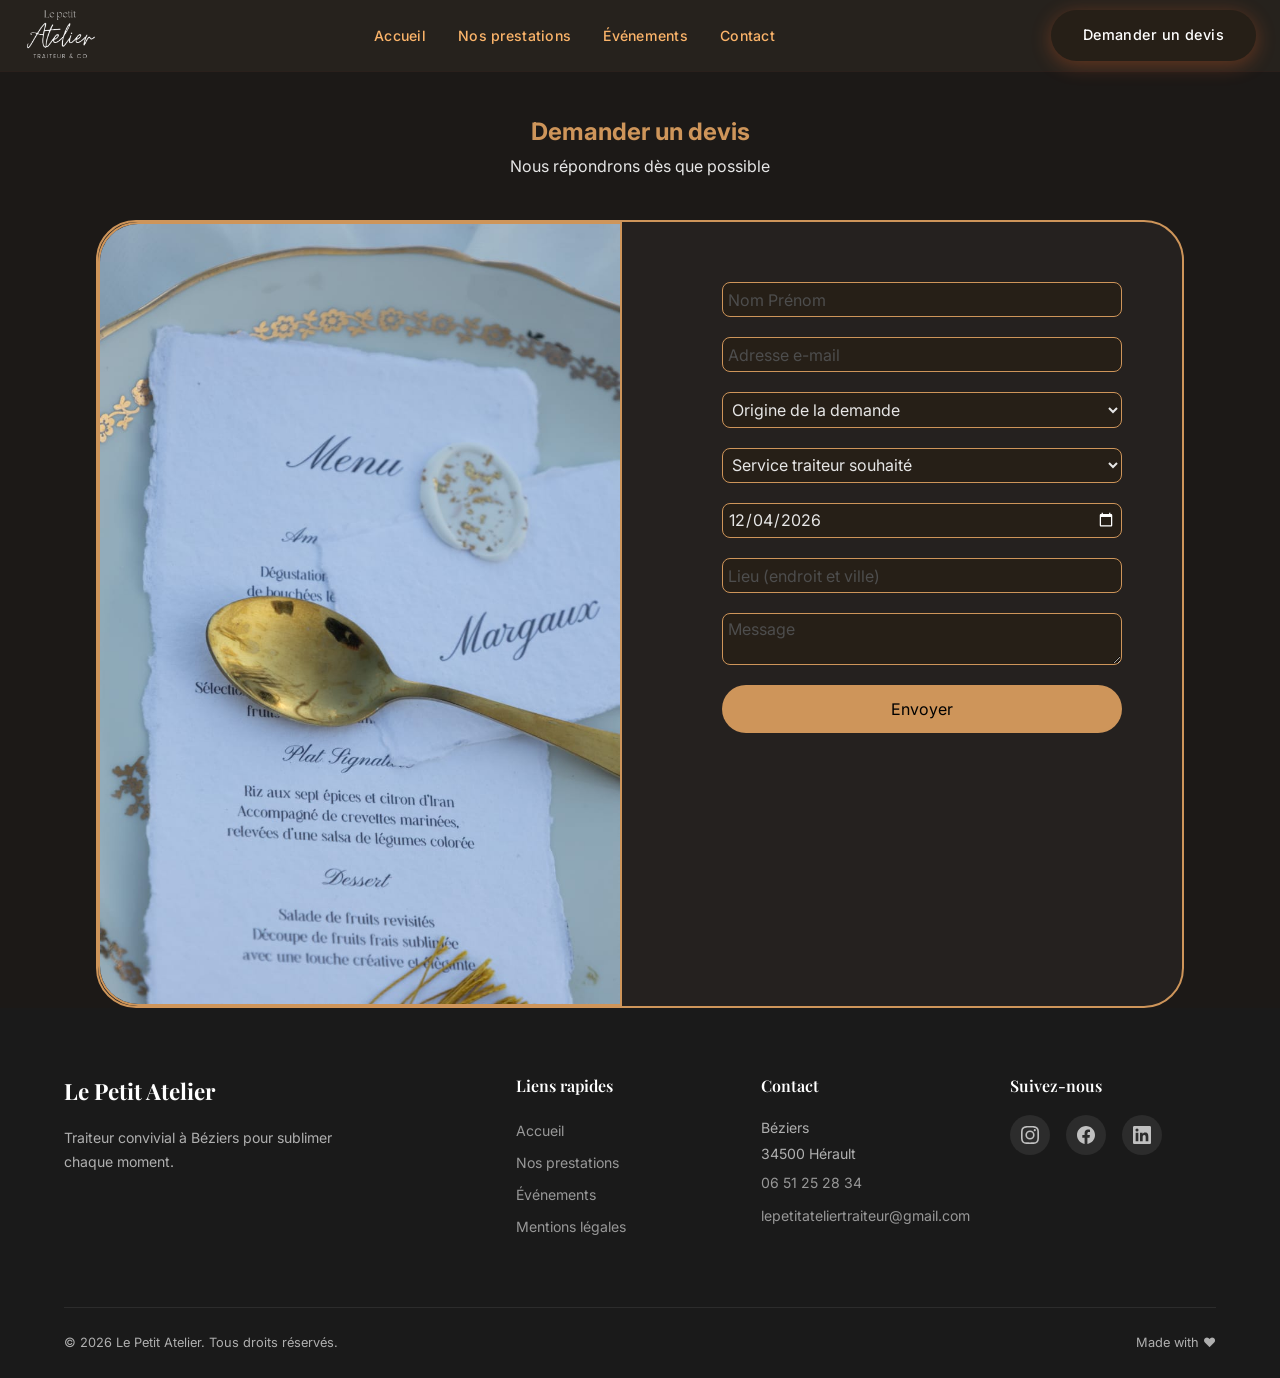
<file: contact.html>
<!DOCTYPE html>
<html lang="en">
<head>
  <meta charset="UTF-8">
  <meta name="viewport" content="width=device-width, initial-scale=1.0">

  <!-- SEO -->
  <title>Contact - Le Petit Atelier</title>
<meta name="description"
  content="Le Petit Atelier, traiteur à Béziers. Événements, plateaux repas, buffets et créations artisanales pour particuliers et professionnels.">
  <meta name="theme-color" content="#600e1a">

  <!-- Google Fonts -->
  <link rel="preconnect" href="https://fonts.googleapis.com">
  <link rel="preconnect" href="https://fonts.gstatic.com" crossorigin>
  <link
    href="https://fonts.googleapis.com/css2?family=Inter:wght@300;400;500;600;700&family=Playfair+Display:ital,wght@0,400;0,600;0,700;1,400&display=swap"
    rel="stylesheet">

  <!-- Stylesheet -->
  <link rel="stylesheet" href="styles.css">
</head>
<body class="devis__body" data-page="contact">
  <!-- ═══════════════════════════════════════════════════════
       NAVBAR
       ═══════════════════════════════════════════════════════ -->
  <nav class="navbar" id="navbar">
    <div class="navbar__inner">

      <!-- Logo -->
       <a href="#" class="navbar__logo">
        <img src="assets/images/logo.png" alt="Le petit atelier" class="logo">        
       </a>
        

      <!-- Desktop Links -->
      <ul class="navbar__links">
        <li><a href="index.html" data-i18n="nav_accueil">Accueil</a></li>
        <li><a href="#prestations" data-i18n="nav_prestations">Nos prestations</a></li>
        <li><a href="#" data-i18n="nav_evenements">Événements</a></li>
        <li><a href="#" data-i18n="nav_contact">Contact</a></li>
      </ul>

      <!-- Right side: lang toggle + CTA -->
      <div class="navbar__right">

        <!-- CTA (desktop only) -->
        <a href="#" class="btn btn--primary navbar__cta" data-i18n="nav_cta">Demander un devis</a>

        <!-- Hamburger (mobile) -->
        <button class="hamburger" id="hamburger" aria-label="Menu">
          <span></span>
          <span></span>
          <span></span>
        </button>
      </div>
    </div>
  </nav>

  <!-- Mobile menu overlay -->
  <div class="mobile-menu" id="mobileMenu">

    <a href="index.html" data-i18n="nav_accueil">Accueil</a>
    <a href="#prestations" data-i18n="nav_prestations">Nos prestations</a>
    <a href="#" data-i18n="nav_evenements">Événements</a>
    <a href="#" data-i18n="nav_contact">Contact</a>
    <a href="#" class="btn btn--primary" data-i18n="nav_cta">Demander un devis</a>
  </div>



    <section class="devis__page">
        <h1>Demander un devis</h1>
        <p>Nous répondrons dès que possible<p>
        <div class="devis__card">
            <div class="devis__img-wrapper">
                <img src="assets/images/devis.png" class="devis__img">
            </div>
            <div class="devis__form-wrapper">
                <form action="submit" class="devis__form" onsubmit="return(false)">
                    <input type="text" name="name" id="name-form" placeholder="Nom Prénom" required>
                    <input type="email" name="mail" id="mail-form" placeholder="Adresse e-mail" required>
                    <select name="origin" id="origin-form" required>
                        <option value="">Origine de la demande</option>
                        <option value="social">Réseaux sociaux</option>
                        <option value="recommandation">Recommandation</option>
                        <option value="internet">Recherche sur Internet</option>
                        <option value="event">Événement</option>
                        <option value="other">Autre</option>
                    </select>
                    <select name="service" id="service-form" required>
                        <option value="">Service traiteur souhaité</option>
                        <option value="catering-dejeuner">Catering entreprise déjeuner</option>
                        <option value="catering-diner">Catering entreprise dîner</option>
                        <option value="mariage">Prestation mariage</option>
                        <option value="birthday">Buffet anniversaire</option>
                        <option value="inauguration">Inauguration</option>
                        <option value="plateaux-sucre-sale">Plateaux sucrés/salés</option>
                        <option value="fruits">Plateaux de fruits</option>
                        <option value="brunch">Brunch</option>
                        <option value="other">Autre</option>
                    </select>
                    <input type="date" name="date" id="date-form" value="2000-01-01" min={new Date().toISOString().split('T')[0]} required>
                    <input type="text" placeholder="Lieu (endroit et ville)" required>
                    <textarea name="message" id="message-form" placeholder="Message" class="devis__textarea"></textarea>
                    <button type="submit" class="devis__submit">Envoyer</button>
                </form>
            </div>
        </div>        
    </section>

  <!-- ═══════════════════════════════════════════════════════
       FOOTER
       ═══════════════════════════════════════════════════════ -->
  <footer class="footer">
    <div class="container">

      <div class="footer__grid">

        <!-- Brand -->
        <div class="footer__brand">
          <div class="footer__logo">Le Petit Atelier</div>
          <p data-i18n="footer_desc">Traiteur convivial à Béziers pour sublimer chaque moment.</p>
        </div>

        <!-- Links -->
        <div class="footer__col">
          <h4 data-i18n="footer_h_links">Liens rapides</h4>
          <a href="#" data-i18n="footer_link1">Accueil</a>
          <a href="#" data-i18n="footer_link2">Nos prestations</a>
          <a href="#" data-i18n="footer_link3">Événements</a>
          <a href="#" data-i18n="footer_link4">Mentions légales</a>
        </div>

        <!-- Contact -->
        <div class="footer__col">
          <h4 data-i18n="footer_h_contact">Contact</h4>
          <p data-i18n="footer_addr">Béziers<br>34500 Hérault</p>
          <p><a href="tel:+33651252834" data-i18n="footer_phone">06 51 25 28 34</a></p>
          <p><a href="mailto:lepetitateliertraiteur@gmail.com" data-i18n="footer_email">lepetitateliertraiteur@gmail.com</a></p>
        </div>

        <!-- Socials -->
        <div class="footer__col">
          <h4 data-i18n="footer_h_social">Suivez-nous</h4>
          <div class="footer__socials">
            <!-- Instagram -->
            <a href="#" class="footer__social" aria-label="Instagram">
              <svg viewBox="0 0 24 24">
                <path
                  d="M12 2.163c3.204 0 3.584.012 4.85.07 3.252.148 4.771 1.691 4.919 4.919.058 1.265.069 1.645.069 4.849 0 3.205-.012 3.584-.069 4.849-.149 3.225-1.664 4.771-4.919 4.919-1.266.058-1.644.07-4.85.07-3.204 0-3.584-.012-4.849-.07-3.26-.149-4.771-1.699-4.919-4.92-.058-1.265-.07-1.644-.07-4.849 0-3.204.013-3.583.07-4.849.149-3.227 1.664-4.771 4.919-4.919 1.266-.057 1.645-.069 4.849-.069zM12 0C8.741 0 8.333.014 7.053.072 2.695.272.273 2.69.073 7.052.014 8.333 0 8.741 0 12c0 3.259.014 3.668.072 4.948.2 4.358 2.618 6.78 6.98 6.98C8.333 23.986 8.741 24 12 24c3.259 0 3.668-.014 4.948-.072 4.354-.2 6.782-2.618 6.979-6.98.059-1.28.073-1.689.073-4.948 0-3.259-.014-3.667-.072-4.947-.196-4.354-2.617-6.78-6.979-6.98C15.668.014 15.259 0 12 0zm0 5.838a6.162 6.162 0 100 12.324 6.162 6.162 0 000-12.324zM12 16a4 4 0 110-8 4 4 0 010 8zm6.406-11.845a1.44 1.44 0 100 2.881 1.44 1.44 0 000-2.881z" />
              </svg>
            </a>
            <!-- Facebook -->
            <a href="#" class="footer__social" aria-label="Facebook">
              <svg viewBox="0 0 24 24">
                <path
                  d="M24 12.073c0-6.627-5.373-12-12-12s-12 5.373-12 12c0 5.99 4.388 10.954 10.125 11.854v-8.385H7.078v-3.47h3.047V9.43c0-3.007 1.792-4.669 4.533-4.669 1.312 0 2.686.235 2.686.235v2.953H15.83c-1.491 0-1.956.925-1.956 1.874v2.25h3.328l-.532 3.47h-2.796v8.385C19.612 23.027 24 18.062 24 12.073z" />
              </svg>
            </a>
            <!-- LinkedIn -->
            <a href="#" class="footer__social" aria-label="LinkedIn">
              <svg viewBox="0 0 24 24">
                <path
                  d="M20.447 20.452h-3.554v-5.569c0-1.328-.027-3.037-1.852-3.037-1.853 0-2.136 1.445-2.136 2.939v5.667H9.351V9h3.414v1.561h.046c.477-.9 1.637-1.85 3.37-1.85 3.601 0 4.267 2.37 4.267 5.455v6.286zM5.337 7.433a2.062 2.062 0 01-2.063-2.065 2.064 2.064 0 112.063 2.065zm1.782 13.019H3.555V9h3.564v11.452zM22.225 0H1.771C.792 0 0 .774 0 1.729v20.542C0 23.227.792 24 1.771 24h20.451C23.2 24 24 23.227 24 22.271V1.729C24 .774 23.2 0 22.222 0h.003z" />
              </svg>
            </a>
          </div>
        </div>

      </div>

      <!-- Bottom bar -->
      <div class="footer__bottom">
        <p data-i18n="footer_copy">© 2026 Le Petit Atelier. Tous droits réservés.</p>
        <p>Made with ♥</p>
      </div>

    </div>
  </footer>


    <script src="script.js"></script>
</body>
</html>
</file>
<file: styles.css>
/* ============================================================
   MAISON HÉRITAGE — Landing Page Stylesheet
   Palette :
     Shewem   → #600e1a (bordeaux profond)
     Aura     → #fb662b (orange vibrant)
     Perle    → #faf1e8 (beige clair)
     Brume    → #b0c4d8 (bleu brume)
     Héritage → #ebcab4 (beige rosé chaud)
   ============================================================ */

/* ── CSS Custom Properties ────────────────────────────────── */
:root {
    /* Colors */
    --shewem: #CE955A;
    --accent: #CE955A;
    --btn: #261F17;
    --perle: #1C1917;
    --brume: #b0c4d8;
    --heritage: #ebcab4;
    --white: #ffffff;
    --dark: #1a1a1a;
    --text: #3a3a3a;
    --text-light: #6a6a6a;
    --nav-text: #FBB46A;
    --navbar: rgba(41, 36, 31, 0.98);
    --navbar-muted: rgba(41, 36, 31, 0.9);
    --primary-hover: #CF7518;
    --bg: #1C1917;
    --bg-light: #25211f;

    /* Typography */
    --font-serif: 'Playfair Display', Georgia, 'Times New Roman', serif;
    --font-sans: 'Inter', 'Segoe UI', Helvetica, Arial, sans-serif;

    /* Spacing scale */
    --space-xs: 0.5rem;
    --space-sm: 1rem;
    --space-md: 1.5rem;
    --space-lg: 2.5rem;
    --space-xl: 4rem;
    --space-2xl: 6rem;

    /* Misc */
    --radius: 8px;
    --radius-lg: 16px;
    --shadow: 0 2px 16px rgba(0, 0, 0, 0.06);
    --shadow-md: 0 4px 24px rgba(0, 0, 0, 0.10);
    --shadow-lg: 0 8px 40px rgba(0, 0, 0, 0.12);
    --transition: 0.35s cubic-bezier(0.25, 0.46, 0.45, 0.94);
    --navbar-h: 72px;
}

/* ── Reset & Base ─────────────────────────────────────────── */
*,
*::before,
*::after {
    margin: 0;
    padding: 0;
    box-sizing: border-box;
}

html {
    scroll-behavior: smooth;
    font-size: 16px;
    -webkit-font-smoothing: antialiased;
    -moz-osx-font-smoothing: grayscale;
    min-height: 100vh
}

body {
    font-family: var(--font-sans);
    color: var(--text);
    background-color:var(--bg);
    line-height: 1.7;
    overflow-x: hidden;
    box-sizing: border-box;
}

img {
    display: block;
    max-width: 100%;
    height: auto;
}

a {
    text-decoration: none;
    color: inherit;
    transition: color var(--transition);
}

ul {
    list-style: none;
}

/* ── Utility ──────────────────────────────────────────────── */
.container {
    width: 100%;
    max-width: 1200px;
    margin: 0 auto;
    padding: 0 var(--space-md);
}

/* ── Buttons ──────────────────────────────────────────────── */
.btn {
    display: inline-flex;
    align-items: center;
    justify-content: center;
    gap: 0.5rem;
    padding: 0.85rem 2rem;
    border: none;
    border-radius: 50px;
    font-family: var(--font-sans);
    font-size: 0.9rem;
    font-weight: 500;
    letter-spacing: 0.03em;
    cursor: pointer;
    transition: all var(--transition);
    white-space: nowrap;
}

.btn--primary {
    background: var(--btn);
    color: var(--white);
    box-shadow: 0 4px 20px rgba(251, 102, 43, 0.3);
}

.btn--primary:hover {
    background: var(--primary-hover);
    transform: translateY(-2px);
    box-shadow: 0 6px 28px rgba(251, 102, 43, 0.4);
}

.btn--outline {
    background: transparent;
    color: var(--white);
    border: 1.5px solid var(--white);
}

.btn--outline:hover {
    background: var(--white);
    color: var(--shewem);
    transform: translateY(-2px);
}

.btn--outline-dark {
    background: transparent;
    color: var(--shewem);
    border: 1.5px solid var(--shewem);
}

.btn--outline-dark:hover {
    background: var(--shewem);
    color: var(--white);
    transform: translateY(-2px);
}

.btn--white {
    background: var(--white);
    color: var(--shewem);
}

.btn--white:hover {
    background: var(--perle);
    transform: translateY(-2px);
    box-shadow: 0 6px 28px rgba(0, 0, 0, 0.12);
}

/* ── NAVBAR ───────────────────────────────────────────────── */
.navbar {
    position: fixed;
    top: 0;
    left: 0;
    width: 100%;
    height: var(--navbar-h);
    z-index: 1000;
    background: var(--navbar-muted);
    backdrop-filter: blur(16px);
    -webkit-backdrop-filter: blur(16px);
    border-bottom: 1px solid rgba(96, 14, 26, 0.06);
    transition: background var(--transition), box-shadow var(--transition);
}

.navbar.scrolled {
    box-shadow: var(--shadow);
    background: var(--navbar);
}

.navbar__inner {
    display: flex;
    align-items: center;
    justify-content: space-between;
    height: 100%;
    max-width: 1300px;
    margin: 0 auto;
    padding: 0 var(--space-md);
    position: relative;
}

/* Logo */
.navbar__logo {
    display: flex;
    align-items: center;
    padding: 0;
    height: var(--navbar-h);
    transition: 0.3s;
    /* Use full navbar height without overflowing */
    position: absolute;
    left: 50%;
    transform: translateX(-50%);
    color: var(--white);
}

.navbar__logo:hover {
    transform: scale(1.05);
    color: var(--accent);
}

.logo {
    height: 80%;
    filter: invert(1);
}

/* Nav links */
.navbar__links {
    display: none;
    gap: 2rem;
    align-items: center;
}

.navbar__links a {
    font-size: 0.88rem;
    font-weight: 500;
    color: var(--nav-text);
    position: relative;
    padding: 0.25rem 0;
    letter-spacing: 0.02em;
}

.navbar__links a::after {
    content: '';
    position: absolute;
    bottom: 0;
    left: 0;
    width: 0;
    height: 2px;
    background: var(--accent);
    transition: width var(--transition);
}

.navbar__links a:hover::after {
    width: 100%;
}

.navbar__links a:hover {
    filter: brightness(150%);
}

/* Right side */
.navbar__right {
    display: flex;
    align-items: center;
    gap: var(--space-sm);
    margin-left: auto;
}

/* Language toggle in navbar (hidden on mobile) */
.navbar__right .lang-toggle {
    display: none;
}

/* Language toggle */
.lang-toggle {
    display: flex;
    align-items: center;
    background: var(--heritage);
    border-radius: 50px;
    padding: 3px;
    gap: 0;
    cursor: pointer;
    overflow: hidden;
}

.lang-toggle__btn {
    padding: 0.3rem 0.7rem;
    font-size: 0.75rem;
    font-weight: 600;
    border: none;
    background: transparent;
    color: var(--text-light);
    border-radius: 50px;
    cursor: pointer;
    transition: all var(--transition);
    font-family: var(--font-sans);
    letter-spacing: 0.05em;
}

.lang-toggle__btn.active {
    background: var(--white);
    color: var(--shewem);
    box-shadow: 0 1px 6px rgba(0, 0, 0, 0.08);
}

/* CTA button in navbar */
.navbar__cta {
    display: none;
}

/* Hamburger */
.hamburger {
    display: flex;
    flex-direction: column;
    gap: 5px;
    cursor: pointer;
    background: none;
    border: none;
    padding: 4px;
    z-index: 1001;
}

.hamburger span {
    display: block;
    width: 24px;
    height: 2px;
    background: var(--shewem);
    border-radius: 2px;
    transition: all var(--transition);
}

.hamburger.active span:nth-child(1) {
    transform: translateY(7px) rotate(45deg);
}

.hamburger.active span:nth-child(2) {
    opacity: 0;
    transform: scaleX(0);
}

.hamburger.active span:nth-child(3) {
    transform: translateY(-7px) rotate(-45deg);
}

/* Mobile menu overlay */
.mobile-menu {
    position: fixed;
    top: 0;
    right: -100%;
    width: 100%;
    height: 100vh;
    height: 100dvh;
    background: var(--perle);
    z-index: 999;
    display: flex;
    flex-direction: column;
    align-items: center;
    justify-content: center;
    gap: 2rem;
    transition: right 0.5s cubic-bezier(0.77, 0, 0.175, 1);
}

.mobile-menu.open {
    right: 0;
}

.mobile-menu a {
    font-family: var(--font-serif);
    font-size: 1.6rem;
    color: var(--shewem);
    font-weight: 600;
    position: relative;
    padding: 0.3rem 0;
}

.mobile-menu a::after {
    content: '';
    position: absolute;
    bottom: 0;
    left: 50%;
    transform: translateX(-50%);
    width: 0;
    height: 2px;
    background: var(--accent);
    transition: width var(--transition);
}

.mobile-menu a:hover::after {
    width: 100%;
}

/* Language toggle inside mobile menu */
.mobile-menu .lang-toggle {
    margin-bottom: 2rem;
    transform: scale(1.15);
}

/* ── HERO ─────────────────────────────────────────────────── */
.hero {
    position: relative;
    min-height: 100vh;
    min-height: 100dvh;
    display: flex;
    align-items: center;
    justify-content: center;
    overflow: hidden;
}

.hero__bg {
    position: absolute;
    inset: 0;
    z-index: 0;
}

.hero__bg img {
    width: 100%;
    height: 100%;
    object-fit: cover;
}

.hero__overlay {
    position: absolute;
    inset: 0;
    background: linear-gradient(to bottom,
            rgba(26, 26, 26, 0.45) 0%,
            rgba(96, 14, 26, 0.55) 100%);
    z-index: 1;
}

.hero__content {
    position: relative;
    z-index: 2;
    text-align: center;
    padding: var(--space-lg) var(--space-md);
    max-width: 780px;
}

.hero__badge {
    display: inline-block;
    font-size: 0.72rem;
    font-weight: 600;
    letter-spacing: 0.25em;
    text-transform: uppercase;
    color: var(--heritage);
    border: 1px solid rgba(235, 202, 180, 0.4);
    padding: 0.4rem 1.2rem;
    border-radius: 50px;
    margin-bottom: var(--space-md);
    animation: fadeInDown 0.8s ease-out both;
}

.hero__title {
    font-family: var(--font-serif);
    font-size: clamp(2.2rem, 5.5vw, 4rem);
    font-weight: 700;
    color: var(--white);
    line-height: 1.15;
    margin-bottom: var(--space-sm);
    animation: fadeInUp 0.9s 0.15s ease-out both;
}

/* Typewriter effect cursor */
.typewriter {
    color: var(--accent);
    /* the color of the writing text */
}

.typewriter::after {
    content: "|";
    color: var(--white);
    animation: blink 1s step-end infinite;
}

.typewriter.stop-blinking::after {
    animation: none;
}

@keyframes blink {

    0%,
    100% {
        opacity: 1;
    }

    50% {
        opacity: 0;
    }
}

.hero__subtitle {
    font-size: clamp(0.95rem, 2vw, 1.15rem);
    color: rgba(255, 255, 255, 0.82);
    font-weight: 300;
    line-height: 1.6;
    margin-bottom: var(--space-lg);
    animation: fadeInUp 0.9s 0.3s ease-out both;
}

.hero__buttons {
    display: flex;
    flex-direction: column;
    gap: var(--space-sm);
    align-items: center;
    animation: fadeInUp 0.9s 0.45s ease-out both;
}

/* Scroll indicator */
.hero__scroll {
    position: absolute;
    bottom: 2rem;
    left: 0;
    width: 100%;
    z-index: 2;
    display: flex;
    flex-direction: column;
    align-items: center;
    gap: 0.5rem;
    animation: fadeInUp 1s 0.8s ease-out both;
}

.hero__scroll span {
    font-size: 0.7rem;
    text-transform: uppercase;
    letter-spacing: 0.2em;
    margin-right: -0.2em;
    /* Compense l'espacement sur la dernière lettre pour un centrage parfait */
    color: rgba(255, 255, 255, 0.5);
}

.hero__scroll-line {
    width: 1px;
    height: 40px;
    background: rgba(255, 255, 255, 0.3);
    position: relative;
    overflow: hidden;
}

.hero__scroll-line::after {
    content: '';
    position: absolute;
    top: -100%;
    left: 0;
    width: 100%;
    height: 100%;
    background: var(--accent);
    animation: scrollLine 2s ease-in-out infinite;
}

/* ── CAROUSEL / PRESTATIONS ──────────────────────────────── */
.prestations {
    padding: var(--space-2xl) 0;
    overflow: hidden;
}

.section-header {
    text-align: center;
    margin-bottom: var(--space-xl);
}

.section-header__label {
    font-size: 0.72rem;
    font-weight: 600;
    letter-spacing: 0.2em;
    text-transform: uppercase;
    color: var(--accent);
    margin-bottom: var(--space-xs);
    display: block;
}

.section-header__title {
    font-family: var(--font-serif);
    font-size: clamp(1.8rem, 4vw, 2.6rem);
    color: var(--shewem);
    font-weight: 700;
    line-height: 1.2;
    margin-bottom: var(--space-xs);
}

.section-header__line {
    width: 50px;
    height: 2px;
    background: var(--accent);
    margin: var(--space-sm) auto 0;
    border-radius: 2px;
}

/* Carousel track */
.carousel {
    position: relative;
}

/* Carousel navigation arrows — hidden on mobile, visible on desktop */
.carousel__arrow {
    display: none;
    /* hidden on mobile */
    position: absolute;
    top: 50%;
    transform: translateY(-50%);
    z-index: 10;
    width: 48px;
    height: 48px;
    border-radius: 50%;
    border: 1.5px solid rgba(96, 14, 26, 0.12);
    background: rgba(255, 255, 255, 0.9);
    backdrop-filter: blur(8px);
    -webkit-backdrop-filter: blur(8px);
    cursor: pointer;
    align-items: center;
    justify-content: center;
    box-shadow: 0 2px 12px rgba(0, 0, 0, 0.08);
    transition: all var(--transition);
}

.carousel__arrow svg {
    width: 20px;
    height: 20px;
    stroke: var(--shewem);
    transition: stroke var(--transition);
}

.carousel__arrow:hover {
    background: var(--shewem);
    border-color: var(--shewem);
    box-shadow: 0 4px 20px rgba(96, 14, 26, 0.25);
    transform: translateY(-50%) scale(1.08);
}

.carousel__arrow:hover svg {
    stroke: var(--white);
}

.carousel__arrow:active {
    transform: translateY(-50%) scale(0.96);
}

.carousel__arrow--left {
    left: 4px;
}

.carousel__arrow--right {
    right: 4px;
}

/* Disabled state when at start/end of track */
.carousel__arrow.disabled {
    opacity: 0.3;
    pointer-events: none;
}

.carousel__track {
    display: flex;
    gap: var(--space-md);
    overflow-x: auto;
    scroll-snap-type: x mandatory;
    -webkit-overflow-scrolling: touch;
    padding: var(--space-sm) var(--space-md) var(--space-lg);
    scrollbar-width: none;
}

.carousel__track::-webkit-scrollbar {
    display: none;
}

/* Individual card */
.card {
    flex: 0 0 280px;
    scroll-snap-align: start;
    background: var(--white);
    border-radius: var(--radius-lg);
    overflow: hidden;
    box-shadow: var(--shadow);
    transition: transform var(--transition), box-shadow var(--transition);
    display: flex;
    flex-direction: column;
}

.card:hover {
    transform: translateY(-6px);
    box-shadow: var(--shadow-lg);
}

.card__image {
    width: 100%;
    height: 200px;
    overflow: hidden;
}

.card__image img {
    width: 100%;
    height: 100%;
    object-fit: cover;
    transition: transform 0.6s ease;
}

.card:hover .card__image img {
    transform: scale(1.06);
}

.card__body {
    padding: var(--space-md);
    display: flex;
    flex-direction: column;
    flex: 1;
    background-color: var(--bg);
}

.card__title {
    font-family: var(--font-serif);
    font-size: 1.2rem;
    color: var(--shewem);
    font-weight: 700;
    margin-bottom: 0.5rem;
}

.card__text {
    font-size: 0.88rem;
    color: var(--text-light);
    line-height: 1.6;
    margin-bottom: var(--space-md);
    flex: 1;
}

.card__link {
    display: inline-flex;
    align-items: center;
    gap: 0.4rem;
    font-size: 0.85rem;
    font-weight: 600;
    color: var(--accent);
    transition: gap var(--transition), color var(--transition);
}

.card__link:hover {
    gap: 0.7rem;
    color: var(--shewem);
}

.card__link svg {
    width: 16px;
    height: 16px;
    transition: transform var(--transition);
}

.card__link:hover svg {
    transform: translateX(3px);
}

/* ── SAVOIR-FAIRE ─────────────────────────────────────────── */
.savoir-faire {
    padding: var(--space-2xl) 0;
    background: var(--bg);
}

.savoir-faire__grid {
    display: grid;
    grid-template-columns: 1fr;
    gap: var(--space-xl);
    align-items: center;
}

.savoir-faire__text {
    order: 2;
}

.savoir-faire__label {
    font-size: 0.72rem;
    font-weight: 600;
    letter-spacing: 0.2em;
    text-transform: uppercase;
    color: var(--accent);
    margin-bottom: var(--space-sm);
    display: block;
}

.savoir-faire__title {
    font-family: var(--font-serif);
    font-size: clamp(1.8rem, 4vw, 2.4rem);
    color: var(--shewem);
    font-weight: 700;
    line-height: 1.25;
    margin-bottom: var(--space-md);
}

.savoir-faire__desc {
    font-size: 0.95rem;
    color: var(--text-light);
    line-height: 1.8;
    margin-bottom: var(--space-md);
}

.savoir-faire__signature {
    font-family: var(--font-serif);
    font-size: 1.1rem;
    color: var(--shewem);
    font-style: italic;
}

.savoir-faire__image {
    order: 1;
    display: flex;
    align-items: flex-end;
    /* since it's a portrait cutout, typically it should sit at the bottom */
    justify-content: center;
}

.savoir-faire__image img {
    max-width: 100%;
    height: auto;
    object-fit: contain;
    filter: drop-shadow(0 15px 25px rgba(0, 0, 0, 0.15)) brightness(70%);
    transition: transform 0.6s ease;
    border-radius: 20px;
    box-shadow: 10px 0 20px hsla(0, 0%, 0%, 0.8);
}

.savoir-faire__image:hover img {
    transform: scale(1.03);
}

/* ── REVIEWS (Trustindex Style) ───────────────────────────── */
.reviews {
    padding: var(--space-2xl) 0;
    background: var(--bg);
    text-align: center;
}

.reviews__header {
    margin-bottom: var(--space-xl);
}

.reviews__title {
    font-family: var(--font-serif);
    font-size: clamp(2rem, 4vw, 2.6rem);
    color: var(--shewem);
    font-weight: 700;
    margin-bottom: var(--space-md);
}

.reviews__summary {
    display: flex;
    flex-direction: column;
    align-items: center;
    gap: 0.35rem;
}

.reviews__brand {
    font-weight: 700;
    font-size: 1.15rem;
    color: var(--accent);
    margin-bottom: 0.2rem;
}

.reviews__stars {
    display: flex;
    gap: 2px;
}

.star {
    width: 20px;
    height: 20px;
    fill: #fbbc04;
    /* Google star gold */
}

.reviews__count {
    color: var(--text-light);
    font-size: 0.95rem;
    margin-bottom: var(--space-sm);
}

.reviews__btn {
    padding: 0.6rem 1.4rem;
    font-size: 0.9rem;
    font-weight: 600;
    border: 1px solid #dcdcdc;
    border-radius: 6px;
    color: var(--white);
    display: inline-block;
    transition: all var(--transition);
    background: transparent;
}

.reviews__btn:hover {
    border-color: var(--shewem);
    color: var(--shewem);
    background: rgba(96, 14, 26, 0.02);
}

.reviews__grid {
    display: flex;
    overflow-x: auto;
    scroll-snap-type: x mandatory;
    scrollbar-width: none;
    /* Firefox */
    -ms-overflow-style: none;
    /* IE/Edge */
    gap: var(--space-md);
    margin-top: var(--space-lg);
    padding-bottom: var(--space-md);
}

.reviews__grid::-webkit-scrollbar {
    display: none;
    /* WebKit */
}

.reviews__card {
    background: var(--white);
    border: 1px solid #f0f0f0;
    border-radius: 12px;
    padding: var(--space-md);
    box-shadow: 0 4px 16px rgba(0, 0, 0, 0.04);
    text-align: left;
    display: flex;
    flex-direction: column;
    flex: 0 0 85%;
    max-width: 380px;
    scroll-snap-align: center;
}

.reviews__card-top {
    display: flex;
    align-items: flex-start;
    gap: 1rem;
    margin-bottom: 0.75rem;
}

.reviews__avatar-wrap {
    position: relative;
    width: 50px;
    height: 50px;
    flex-shrink: 0;
}

.reviews__avatar {
    width: 100%;
    height: 100%;
    border-radius: 50%;
    object-fit: cover;
    background: #e2e8f0;
}

.reviews__avatar-badge {
    position: absolute;
    bottom: -2px;
    right: -2px;
    width: 20px;
    height: 20px;
    background: var(--white);
    border-radius: 50%;
    padding: 2px;
}

.reviews__avatar-badge svg {
    width: 100%;
    height: 100%;
}

.reviews__meta {
    flex: 1;
    display: flex;
    flex-direction: column;
}

.reviews__name {
    font-size: 1.05rem;
    font-weight: 700;
    color: var(--dark);
    margin: 0;
    line-height: 1.2;
}

.reviews__date {
    font-size: 0.85rem;
    color: #888;
    margin-top: 2px;
}

.reviews__google-icon {
    flex-shrink: 0;
    margin-top: 2px;
}

.reviews__rating {
    display: flex;
    align-items: center;
    gap: 0.5rem;
    margin-bottom: 1rem;
}

.reviews__rating .star {
    width: 18px;
    height: 18px;
}

.reviews__verified {
    display: flex;
    align-items: center;
    justify-content: center;
}

.reviews__text {
    font-size: 0.95rem;
    color: var(--text);
    line-height: 1.5;
    margin-bottom: 1rem;
    flex: 1;
}

.reviews__readmore {
    font-size: 0.9rem;
    color: #888;
    cursor: pointer;
    transition: color var(--transition);
    align-self: flex-start;
}

.reviews__readmore:hover {
    color: var(--dark);
    text-decoration: underline;
}

/* ── PRESTATIONS DETAIL SECTION ───────────────────────────── */
.prestations-detail {
    padding: var(--space-2xl) 0;
    background: var(--perle);
}

.prestations-detail__grid {
    display: grid;
    grid-template-columns: 1fr;
    gap: var(--space-xl);
    align-items: center;
}

.prestations-detail__image {
    border-radius: var(--radius-lg);
    overflow: hidden;
    box-shadow: var(--shadow-md);
    aspect-ratio: 4/3;
}

.prestations-detail__image img {
    width: 100%;
    height: 100%;
    object-fit: cover;
    transition: transform 0.6s ease;
}

.prestations-detail__image:hover img {
    transform: scale(1.03);
}

.prestations-detail__label {
    font-size: 0.72rem;
    font-weight: 600;
    letter-spacing: 0.2em;
    text-transform: uppercase;
    color: var(--accent);
    margin-bottom: var(--space-sm);
    display: block;
}

.prestations-detail__title {
    font-family: var(--font-serif);
    font-size: clamp(1.8rem, 4vw, 2.4rem);
    color: var(--shewem);
    font-weight: 700;
    line-height: 1.25;
    margin-bottom: var(--space-md);
}

.prestations-detail__desc {
    font-size: 0.95rem;
    color: var(--text-light);
    line-height: 1.8;
    margin-bottom: var(--space-lg);
}

/* Prestations list */
.prestations-detail__list {
    list-style: none;
    padding: 0;
    margin: 0 0 var(--space-lg) 0;
    display: flex;
    flex-direction: column;
    gap: var(--space-sm);
}

.prestations-detail__item {
    display: flex;
    align-items: flex-start;
    gap: var(--space-sm);
    padding: 0.75rem 1rem;
    border-radius: var(--radius);
    transition: background var(--transition);
}

.prestations-detail__item:hover {
    background: rgba(235, 202, 180, 0.25);
}

.prestations-detail__icon {
    flex-shrink: 0;
    width: 44px;
    height: 44px;
    border-radius: 50%;
    background: var(--accent);
    display: flex;
    align-items: center;
    justify-content: center;
    font-size: 1.2rem;
    line-height: 1;
    text-align: center;
}

.prestations-detail__item strong {
    display: block;
    font-family: var(--font-serif);
    font-size: 1rem;
    color: var(--shewem);
    font-weight: 700;
    margin-bottom: 0.15rem;
}

.prestations-detail__item p {
    font-size: 0.85rem;
    color: var(--text-light);
    line-height: 1.5;
    margin: 0;
}

/* ── GALLERY — Instagram-style grid ──────────────────────── */
.gallery {
    padding: var(--space-2xl) 0;
    background: var(--bg);
}

.gallery__handle {
    font-size: 0.95rem;
    font-weight: 500;
    color: var(--text-light);
    letter-spacing: 0.03em;
    margin-top: var(--space-xs);
}

.highlight {
    color: var(--accent);
}

.gallery__grid {
    display: grid;
    grid-template-columns: 1fr 1fr;
    gap: 12px;
    max-width: 700px;
    margin: 0 auto;
}

.gallery__item {
    position: relative;
    border-radius: var(--radius-lg);
    overflow: hidden;
    aspect-ratio: 1 / 1;
    cursor: pointer;
    box-shadow: var(--shadow);
    transition: transform var(--transition), box-shadow var(--transition);
}

.gallery__item:hover {
    transform: translateY(-4px) scale(1.02);
    box-shadow: var(--shadow-lg);
}

.gallery__item img {
    width: 100%;
    height: 100%;
    object-fit: cover;
    transition: transform 0.6s ease;
}

.gallery__item:hover img {
    transform: scale(1.08);
}

.gallery__overlay {
    position: absolute;
    inset: 0;
    background: linear-gradient(to bottom,
            rgba(96, 14, 26, 0.0) 0%,
            rgba(96, 14, 26, 0.45) 100%);
    opacity: 0;
    display: flex;
    align-items: center;
    justify-content: center;
    transition: opacity var(--transition);
}

.gallery__item:hover .gallery__overlay {
    opacity: 1;
}

.gallery__icon {
    width: 36px;
    height: 36px;
    stroke: var(--white);
    filter: drop-shadow(0 2px 8px rgba(0, 0, 0, 0.3));
    transition: transform var(--transition);
}

.gallery__item:hover .gallery__icon {
    transform: translateY(-2px);
}

/* ── FOOTER ───────────────────────────────────────────────── */
.footer {
    background: var(--dark);
    color: rgba(255, 255, 255, 0.65);
    padding: var(--space-xl) 0 var(--space-md);
}

.footer__grid {
    display: grid;
    grid-template-columns: 1fr;
    gap: var(--space-lg);
    margin-bottom: var(--space-xl);
}

.footer__brand .footer__logo {
    font-family: var(--font-serif);
    font-size: 1.4rem;
    color: var(--white);
    font-weight: 700;
    margin-bottom: var(--space-sm);
}

.footer__brand .footer__logo span {
    color: var(--accent);
}

.footer__brand p {
    font-size: 0.88rem;
    line-height: 1.7;
    max-width: 300px;
}

.footer__col h4 {
    font-family: var(--font-serif);
    font-size: 1rem;
    color: var(--white);
    margin-bottom: var(--space-sm);
    font-weight: 600;
}

.footer__col a {
    display: block;
    font-size: 0.88rem;
    color: rgba(255, 255, 255, 0.55);
    padding: 0.25rem 0;
    transition: color var(--transition), padding-left var(--transition);
}

.footer__col a:hover {
    color: var(--accent);
    padding-left: 4px;
}

.footer__col p {
    font-size: 0.88rem;
    line-height: 1.8;
}

/* Social icons */
.footer__socials {
    display: flex;
    gap: var(--space-sm);
    margin-top: var(--space-sm);
}

.footer__social {
    width: 40px;
    height: 40px;
    border-radius: 50%;
    background: rgba(255, 255, 255, 0.08);
    display: flex !important;
    align-items: center;
    justify-content: center;
    padding: 0;
    transition: all var(--transition);
}

.footer__social:hover {
    background: var(--accent);
    transform: translateY(-2px);
}

.footer__social svg {
    width: 18px;
    height: 18px;
    fill: rgba(255, 255, 255, 0.7);
    transition: fill var(--transition);
}

.footer__social:hover svg {
    fill: var(--white);
}

.footer__bottom {
    border-top: 1px solid rgba(255, 255, 255, 0.08);
    padding-top: var(--space-md);
    display: flex;
    flex-direction: column;
    align-items: center;
    gap: var(--space-xs);
    font-size: 0.8rem;
}

/* ── ANIMATIONS ───────────────────────────────────────────── */
@keyframes fadeInUp {
    from {
        opacity: 0;
        transform: translateY(30px);
    }

    to {
        opacity: 1;
        transform: translateY(0);
    }
}

@keyframes fadeInDown {
    from {
        opacity: 0;
        transform: translateY(-20px);
    }

    to {
        opacity: 1;
        transform: translateY(0);
    }
}

@keyframes scrollLine {
    0% {
        top: -100%;
    }

    50% {
        top: 100%;
    }

    100% {
        top: 100%;
    }
}

/* Reveal on scroll */
.reveal {
    opacity: 0;
    transform: translateY(40px);
    transition: opacity 0.8s ease, transform 0.8s ease;
}

.reveal.visible {
    opacity: 1;
    transform: translateY(0);
}

/* ── RESPONSIVE ───────────────────────────────────────────── */

/* Tablet (≥ 600px) */
@media (min-width: 600px) {
    .hero__buttons {
        flex-direction: row;
        justify-content: center;
    }

    .hero__buttons .btn {
        width: 280px;
    }

    .card {
        flex: 0 0 300px;
    }

    .footer__grid {
        grid-template-columns: repeat(2, 1fr);
    }
}

/* Desktop (≥ 900px) */
@media (min-width: 900px) {
    .navbar__links {
        display: flex;
    }

    .navbar__cta {
        display: inline-flex;
    }

    .navbar__logo {
        position: static;
        transform: none;
    }

    .navbar__logo-img {
        transform: scale(1.6);
        transform-origin: left center;
        object-position: left center;
    }

    .navbar__logo:hover .navbar__logo-img {
        transform: scale(1.65);
    }

    .navbar__right {
        margin-left: 0;
    }

    .navbar__right .lang-toggle {
        display: flex;
    }

    .hamburger {
        display: none;
    }

    .carousel__arrow {
        display: flex;
    }

    .card {
        flex: 0 0 320px;
    }

    .card__image {
        height: 220px;
    }

    .savoir-faire__grid {
        grid-template-columns: 1fr 1fr;
    }

    .savoir-faire__text {
        order: 1;
    }

    .savoir-faire__image {
        order: 2;
    }

    .prestations-detail__grid {
        grid-template-columns: 1fr 1fr;
    }

    .reviews__grid {
        display: grid;
        grid-template-columns: repeat(3, 1fr);
        overflow-x: visible;
        padding-bottom: 0;
    }

    .reviews__card {
        flex: auto;
        max-width: none;
    }

    .footer__grid {
        grid-template-columns: 2fr 1fr 1fr 1fr;
    }

    .footer__bottom {
        flex-direction: row;
        justify-content: space-between;
    }
}

/* Large desktop (≥ 1200px) */
@media (min-width: 1200px) {
    .card {
        flex: 0 0 340px;
    }

    .card__image {
        height: 240px;
    }
}

/* Devis page */
/* Devis variables ----------------------------------------------------------------- */

.devis__body {
    --accent : #CE955A;
    --accent-hover: #CF7518;
    --bg-dark: #261F17;
    --bg: #1C1917;
    --bg-light: #25211f;
    --text: hsl(0, 0%, 90%);
    --text-muted: hsl(0, 0%, 30%);
    /* --accent : #976835;
    --accent-hover: #CF7518;
    --bg-dark: #8e7960;
    --bg: #c7aa97;
    --bg-light: #e7c5b4;
    --text: hsl(0, 0%, 0%);
    --text-muted: hsl(0, 0%, 70%); */
}

.devis__body {
    min-height: 100vh;
    min-height: 100dvh;
}

.devis__page {
    background-color: var(--bg);
    display: flex;
    flex-direction: column;
    justify-content: center;
    align-items: center;
    height: 100%;
    width: 100%;
    margin-top: calc(var(--navbar-h) + 40px);
}

.devis__page h1 {
    color: var(--accent);
}

.devis__page p {
    color: var(--text);
    margin-bottom: 20px;
}

.devis__card {
    background-color: var(--bg-light);
    border: 2px solid var(--accent);
    border-radius: 40px;
    display: flex;
    flex-direction: row;
    justify-content: space-between;
    align-items: stretch;
    width: 85%;
    gap: 40px;
}

.devis__img-wrapper {
    height: auto;
    overflow: hidden;
    border-radius: inherit;
    border: inherit;
    border-top-right-radius: 0;
    border-bottom-right-radius: 0;
}

.devis__img {
    object-fit: cover;
    height: 100%;
    width: 100%;
}

.devis__card > * {
    flex: 1 1 0px;
}

.devis__form {
    display: flex;
    flex-direction: column;
    justify-content: center;
    gap: 20px;
    margin: 60px;
}

.devis__form * {
    height: 2.2rem;
    font-size: 1rem;
    font-family: var(--font-sans);
    transition: var(--transition);
}

.devis__form *:not(.devis__submit) {
    border: 1px solid var(--accent);
    border-radius: 8px;
    padding: 5px;
    background-color: var(--bg-dark);
    color: var(--text)
}

.devis__form *:not(.devis__submit)::placeholder {
    color: var(--text-muted);
}

::-webkit-calendar-picker-indicator {
    filter: invert(1);
}


.devis__submit {
    background-color: var(--accent);
    border-radius: 1.5rem;
    border: none;
    height: 3rem;
    cursor: pointer;
}

.devis__submit:hover {
    background-color: var(--accent-hover);
}

.devis__textarea {
    white-space: pre-wrap;
    height: auto;
}

@media (max-width: 900px) {
    .devis__page {
        justify-content: flex-start;
    }
    .devis__card > * {
        flex: auto;
    }
    .devis__card {
        display: flex;
        flex-direction: column;
        justify-content: flex-start;
        align-items: stretch;
    }
    .devis__img-wrapper {
        width: 100%;
        height: 150px;
        border-top-right-radius: inherit;
        border-bottom-left-radius: 0;
    }
}
</file>
